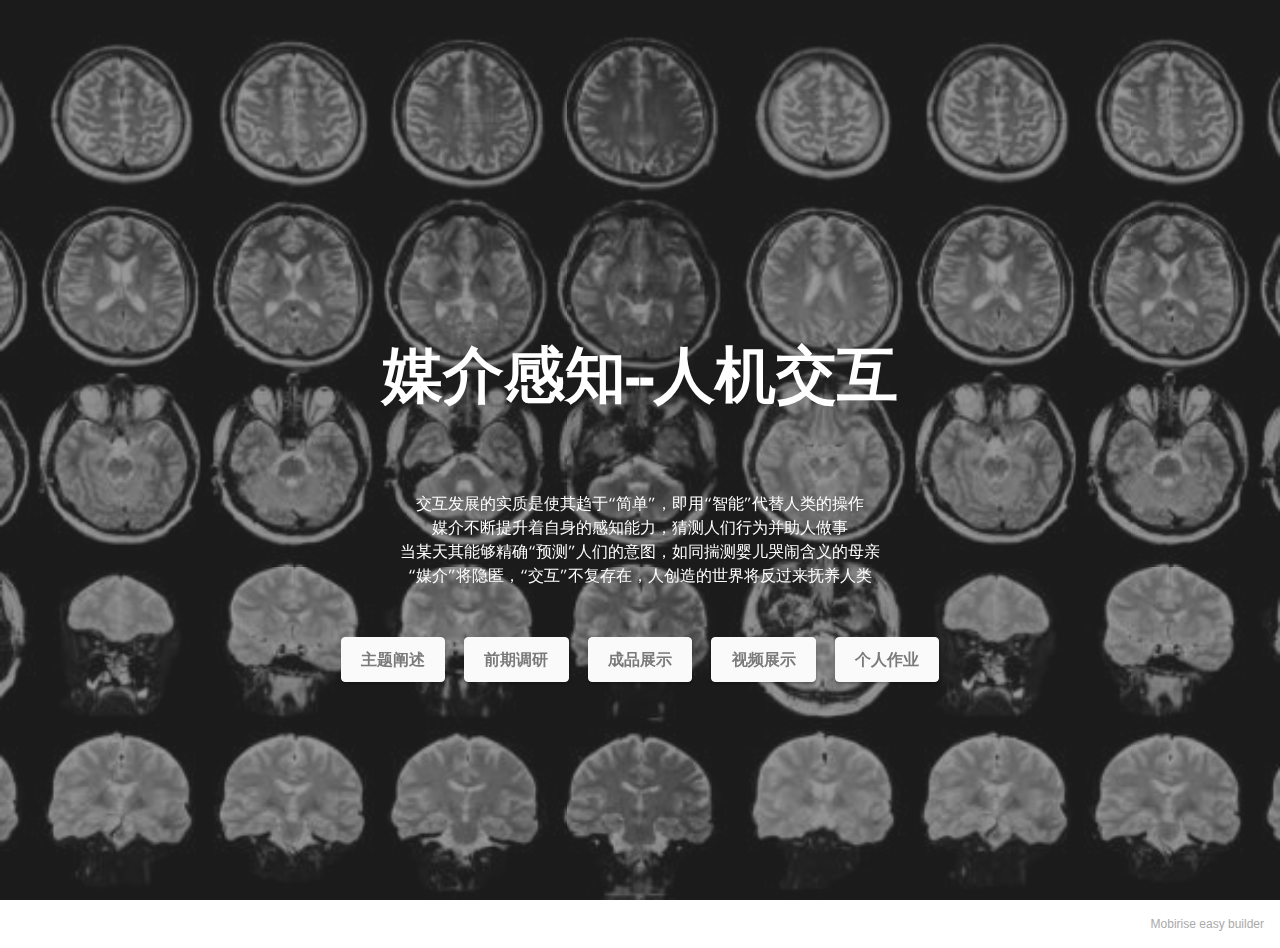
<file: index.html>
<!DOCTYPE html>
<html  >
<head>
  <!-- Site made with Mobirise Website Builder v5.2.0, https://mobirise.com -->
  <meta charset="UTF-8">
  <meta http-equiv="X-UA-Compatible" content="IE=edge">
  <meta name="generator" content="Mobirise v5.2.0, mobirise.com">
  <meta name="viewport" content="width=device-width, initial-scale=1, minimum-scale=1">
  <link rel="shortcut icon" href="assets/images/logo5.png" type="image/x-icon">
  <meta name="description" content="">
  
  
  <title>Home</title>
  <link rel="stylesheet" href="assets/tether/tether.min.css">
  <link rel="stylesheet" href="assets/bootstrap/css/bootstrap.min.css">
  <link rel="stylesheet" href="assets/bootstrap/css/bootstrap-grid.min.css">
  <link rel="stylesheet" href="assets/bootstrap/css/bootstrap-reboot.min.css">
  <link rel="stylesheet" href="assets/theme/css/style.css">
  <link rel="preload" as="style" href="assets/mobirise/css/mbr-additional.css"><link rel="stylesheet" href="assets/mobirise/css/mbr-additional.css" type="text/css">
  
  
  
  
</head>
<body>
  
  <section class="header6 cid-sk5xi3ERcw mbr-fullscreen mbr-parallax-background" id="header6-1j">

    

    <div class="mbr-overlay" style="opacity: 0.5; background-color: rgb(53, 53, 53);"></div>

    <div class="align-center container-fluid">
        <div class="row justify-content-center">
            <div class="col-12 col-lg-11">
                <h1 class="mbr-section-title mbr-fonts-style mbr-white mb-3 display-1"><strong><br></strong><br><strong>媒介感知--人机交互</strong><br><strong><br></strong></h1>
                
                <p class="mbr-text mbr-white mbr-fonts-style display-4">交互发展的实质是使其趋于“简单”，即用“智能”代替人类的操作 
<br>媒介不断提升着自身的感知能力，猜测人们行为并助人做事
<br>当某天其能够精确“预测”人们的意图，如同揣测婴儿哭闹含义的母亲
<br>“媒介”将隐匿，“交互”不复存在，人创造的世界将反过来抚养人类<br><br></p>
                <div class="mbr-section-btn mt-3"><a class="btn btn-white display-4" href="page1.html">主题阐述</a> <a class="btn btn-white display-4" href="page4.html">前期调研</a> <a class="btn btn-white display-4" href="page5.html">成品展示</a> <a class="btn btn-white display-4" href="page3.html">视频展示</a> <a class="btn btn-white display-4" href="page2.html">个人作业</a></div>
            </div>
        </div>
    </div>
</section><section style="background-color: #fff; font-family: -apple-system, BlinkMacSystemFont, 'Segoe UI', 'Roboto', 'Helvetica Neue', Arial, sans-serif; color:#aaa; font-size:12px; padding: 0; align-items: center; display: flex;"><a href="https://mobirise.site/v" style="flex: 1 1; height: 3rem; padding-left: 1rem;"></a><p style="flex: 0 0 auto; margin:0; padding-right:1rem;"><a href="https://mobirise.site" style="color:#aaa;">Mobirise</a> easy builder</p></section><script src="assets/web/assets/jquery/jquery.min.js"></script>  <script src="assets/popper/popper.min.js"></script>  <script src="assets/tether/tether.min.js"></script>  <script src="assets/bootstrap/js/bootstrap.min.js"></script>  <script src="assets/smoothscroll/smooth-scroll.js"></script>  <script src="assets/parallax/jarallax.min.js"></script>  <script src="assets/theme/js/script.js"></script>  
  
  
</body>
</html>
</file>
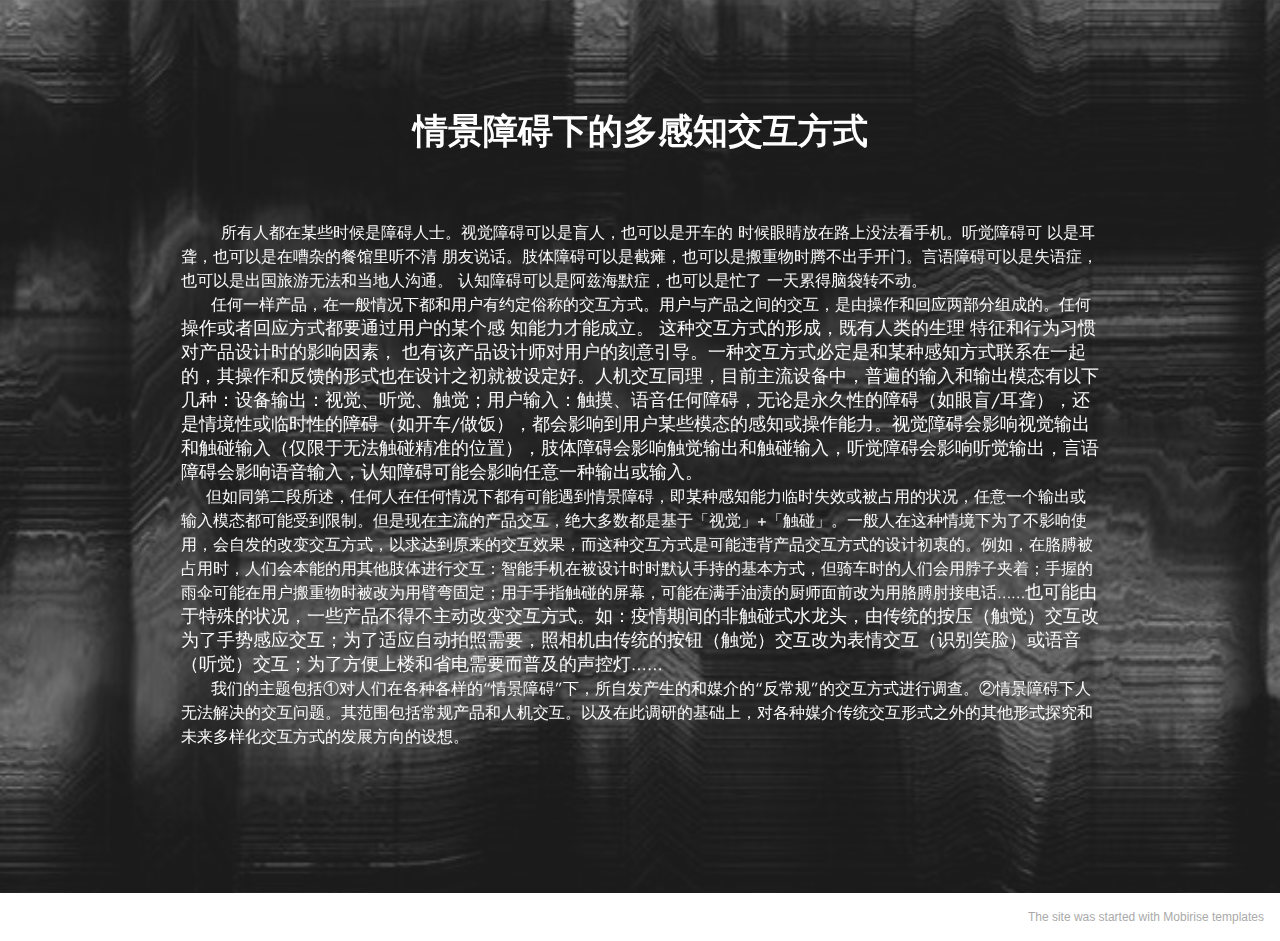
<file: page1.html>
<!DOCTYPE html>
<html  >
<head>
  <!-- Site made with Mobirise Website Builder v5.2.0, https://mobirise.com -->
  <meta charset="UTF-8">
  <meta http-equiv="X-UA-Compatible" content="IE=edge">
  <meta name="generator" content="Mobirise v5.2.0, mobirise.com">
  <meta name="viewport" content="width=device-width, initial-scale=1, minimum-scale=1">
  <link rel="shortcut icon" href="assets/images/logo5.png" type="image/x-icon">
  <meta name="description" content="">
  
  
  <title>主题阐述</title>
  <link rel="stylesheet" href="assets/tether/tether.min.css">
  <link rel="stylesheet" href="assets/bootstrap/css/bootstrap.min.css">
  <link rel="stylesheet" href="assets/bootstrap/css/bootstrap-grid.min.css">
  <link rel="stylesheet" href="assets/bootstrap/css/bootstrap-reboot.min.css">
  <link rel="stylesheet" href="assets/theme/css/style.css">
  <link rel="preload" as="style" href="assets/mobirise/css/mbr-additional.css"><link rel="stylesheet" href="assets/mobirise/css/mbr-additional.css" type="text/css">
  
  
  
  
</head>
<body>
  
  <section class="content4 cid-siG0oVY24r mbr-parallax-background" id="content4-y">
    
    <div class="mbr-overlay" style="opacity: 0.5; background-color: rgb(53, 53, 53);">
    </div>
    <div class="container">
        <div class="row justify-content-center">
            <div class="title col-md-12 col-lg-10">
                <h3 class="mbr-section-title mbr-fonts-style align-center mb-4 display-2">
                    <strong>情景障碍下的多感知交互方式</strong><br><strong><br></strong>
                </h3>
                <h4 class="mbr-section-subtitle align-center mbr-fonts-style mb-4 display-4">&nbsp; &nbsp; &nbsp; &nbsp; 所有人都在某些时候是障碍人士。视觉障碍可以是盲人，也可以是开车的 时候眼睛放在路上没法看手机。听觉障碍可 以是耳聋，也可以是在嘈杂的餐馆里听不清 朋友说话。肢体障碍可以是截瘫，也可以是搬重物时腾不出手开门。言语障碍可以是失语症，也可以是出国旅游无法和当地人沟通。 认知障碍可以是阿兹海默症，也可以是忙了 一天累得脑袋转不动。 
<div>&nbsp; &nbsp; &nbsp; 任何一样产品，在一般情况下都和用户有约定俗称的交互方式。用户与产品之间的交互，是由操作和回应两部分组成的。任何<span style="font-size: 1.1rem;">操作或者回应方式都要通过用户的某个感 知能力才能成立。 这种交互方式的形成，既有人类的生理 特征和行为习惯对产品设计时的影响因素， 也有该产品设计师对用户的刻意引导。一种交互方式必定是和某种感知方式联系在一起的，其操作和反馈的形式也在设计之初就被设定好。人机交互同理，目前主流设备中，普遍的输入和输出模态有以下几种：设备输出：视觉、听觉、触觉；用户输入：触摸、语音任何障碍，无论是永久性的障碍（如眼盲/耳聋），还是情境性或临时性的障碍（如开车/做饭），都会影响到用户某些模态的感知或操作能力。视觉障碍会影响视觉输出和触碰输入（仅限于无法触碰精准的位置），肢体障碍会影响触觉输出和触碰输入，听觉障碍会影响听觉输出，言语障碍会影响语音输入，认知障碍可能会影响任意一种输出或输入。&nbsp;</span></div><div>&nbsp; &nbsp; &nbsp;但如同第二段所述，任何人在任何情况下都有可能遇到情景障碍，即某种感知能力临时失效或被占用的状况，任意一个输出或输入模态都可能受到限制。但是现在主流的产品交互，绝大多数都是基于「视觉」+「触碰」。一般人在这种情境下为了不影响使用，会自发的改变交互方式，以求达到原来的交互效果，而这种交互方式是可能违背产品交互方式的设计初衷的。例如，在胳膊被占用时，人们会本能的用其他肢体进行交互：智能手机在被设计时时默认手持的基本方式，但骑车时的人们会用脖子夹着；手握的雨伞可能在用户搬重物时被改为用臂弯固定；用于手指触碰的屏幕，可能在满手油渍的厨师面前改为用胳膊肘接电话……<span style="font-size: 1.1rem;">也可能由于特殊的状况，一些产品不得不主动改变交互方式。如：疫情期间的非触碰式水龙头，由传统的按压（触觉）交互改</span><span style="font-size: 1.1rem;">为了手势感应交互；为了适应自动拍照需要，照相机由传统的按钮（触觉）交互改为表情交互（识别笑脸）或语音（听觉）交互；为了方便上楼和省电需要而普及的声控灯……</span></div><div>&nbsp; &nbsp; &nbsp; 我们的主题包括①对人们在各种各样的“情景障碍”下，所自发产生的和媒介的“反常规”的交互方式进行调查。②情景障碍下人无法解决的交互问题。其范围包括常规产品和人机交互。以及在此调研的基础上，对各种媒介传统交互形式之外的其他形式探究和未来多样化交互方式的发展方向的设想。</div></h4>
                
            </div>
        </div>
    </div>
</section><section style="background-color: #fff; font-family: -apple-system, BlinkMacSystemFont, 'Segoe UI', 'Roboto', 'Helvetica Neue', Arial, sans-serif; color:#aaa; font-size:12px; padding: 0; align-items: center; display: flex;"><a href="https://mobirise.site/g" style="flex: 1 1; height: 3rem; padding-left: 1rem;"></a><p style="flex: 0 0 auto; margin:0; padding-right:1rem;"><a href="https://mobirise.site/r" style="color:#aaa;">The site</a> was started with Mobirise templates</p></section><script src="assets/web/assets/jquery/jquery.min.js"></script>  <script src="assets/popper/popper.min.js"></script>  <script src="assets/tether/tether.min.js"></script>  <script src="assets/bootstrap/js/bootstrap.min.js"></script>  <script src="assets/smoothscroll/smooth-scroll.js"></script>  <script src="assets/parallax/jarallax.min.js"></script>  <script src="assets/theme/js/script.js"></script>  
  
  
</body>
</html>
</file>
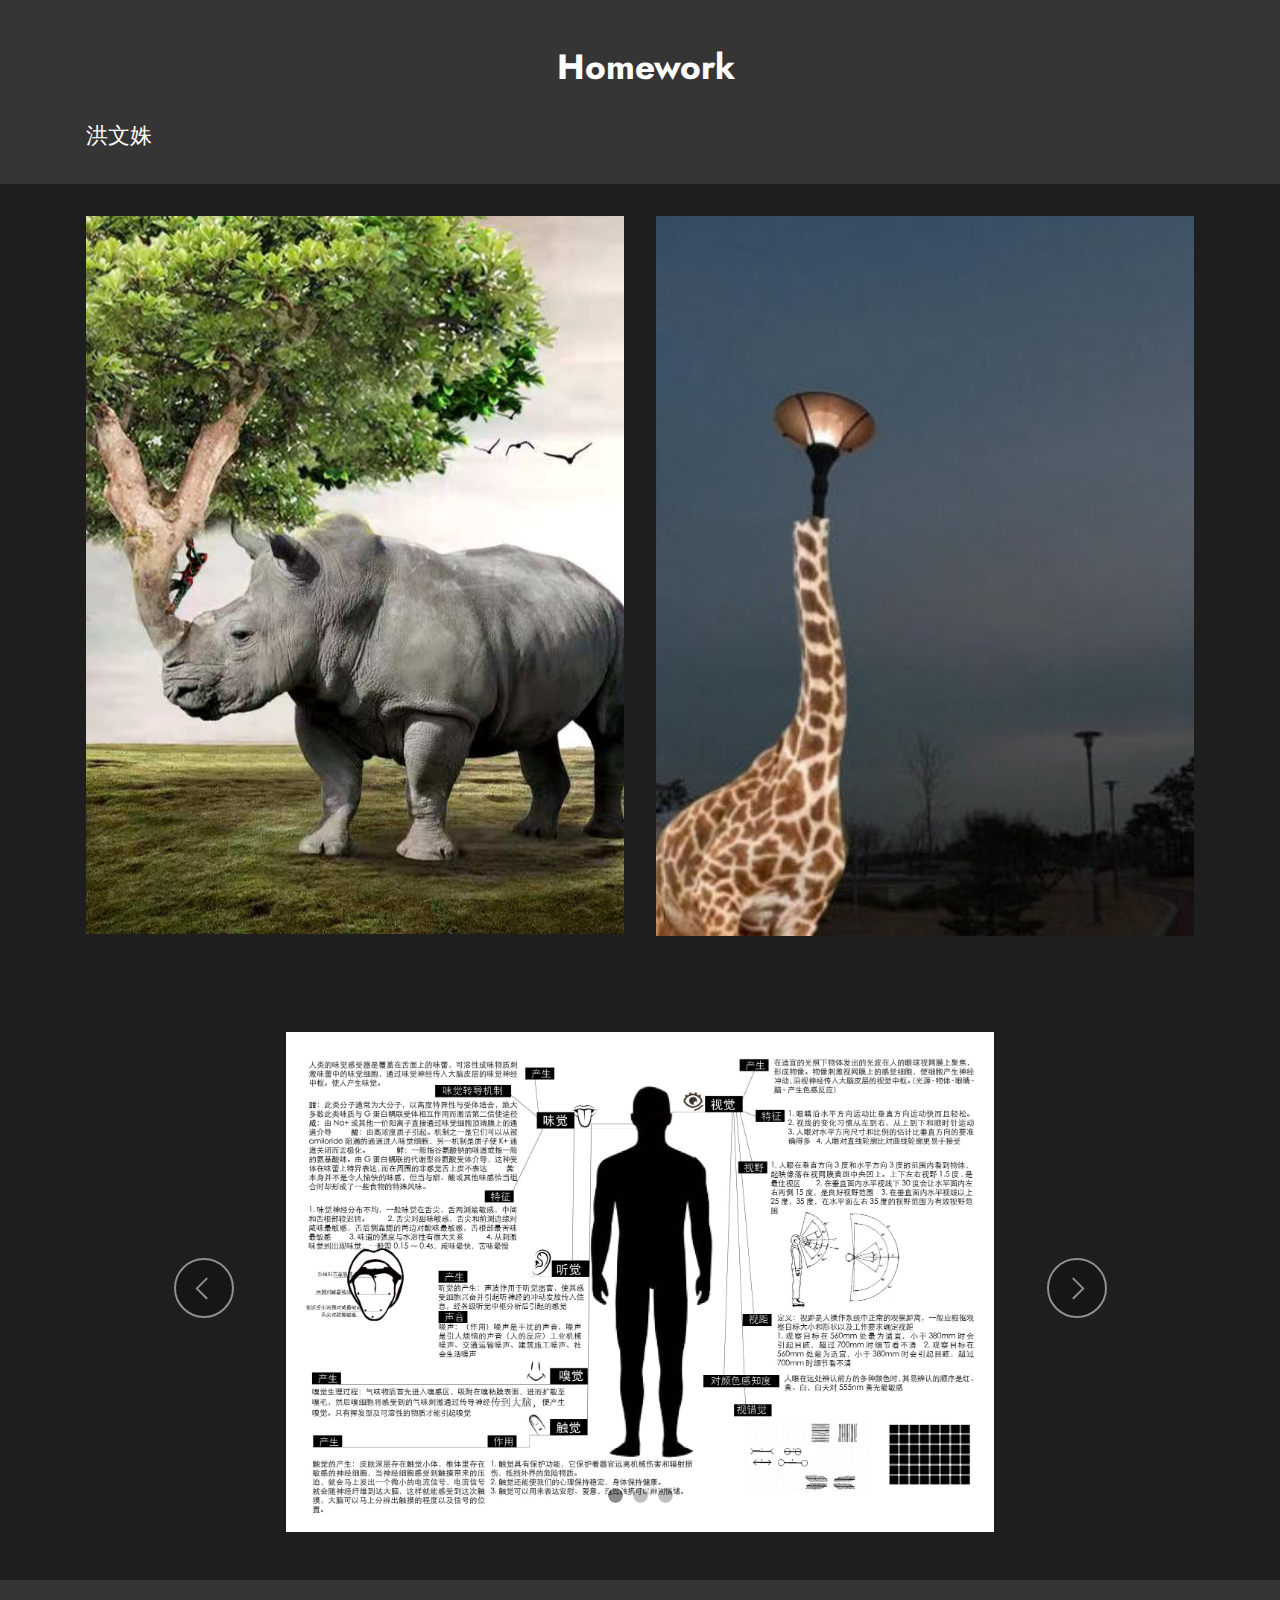
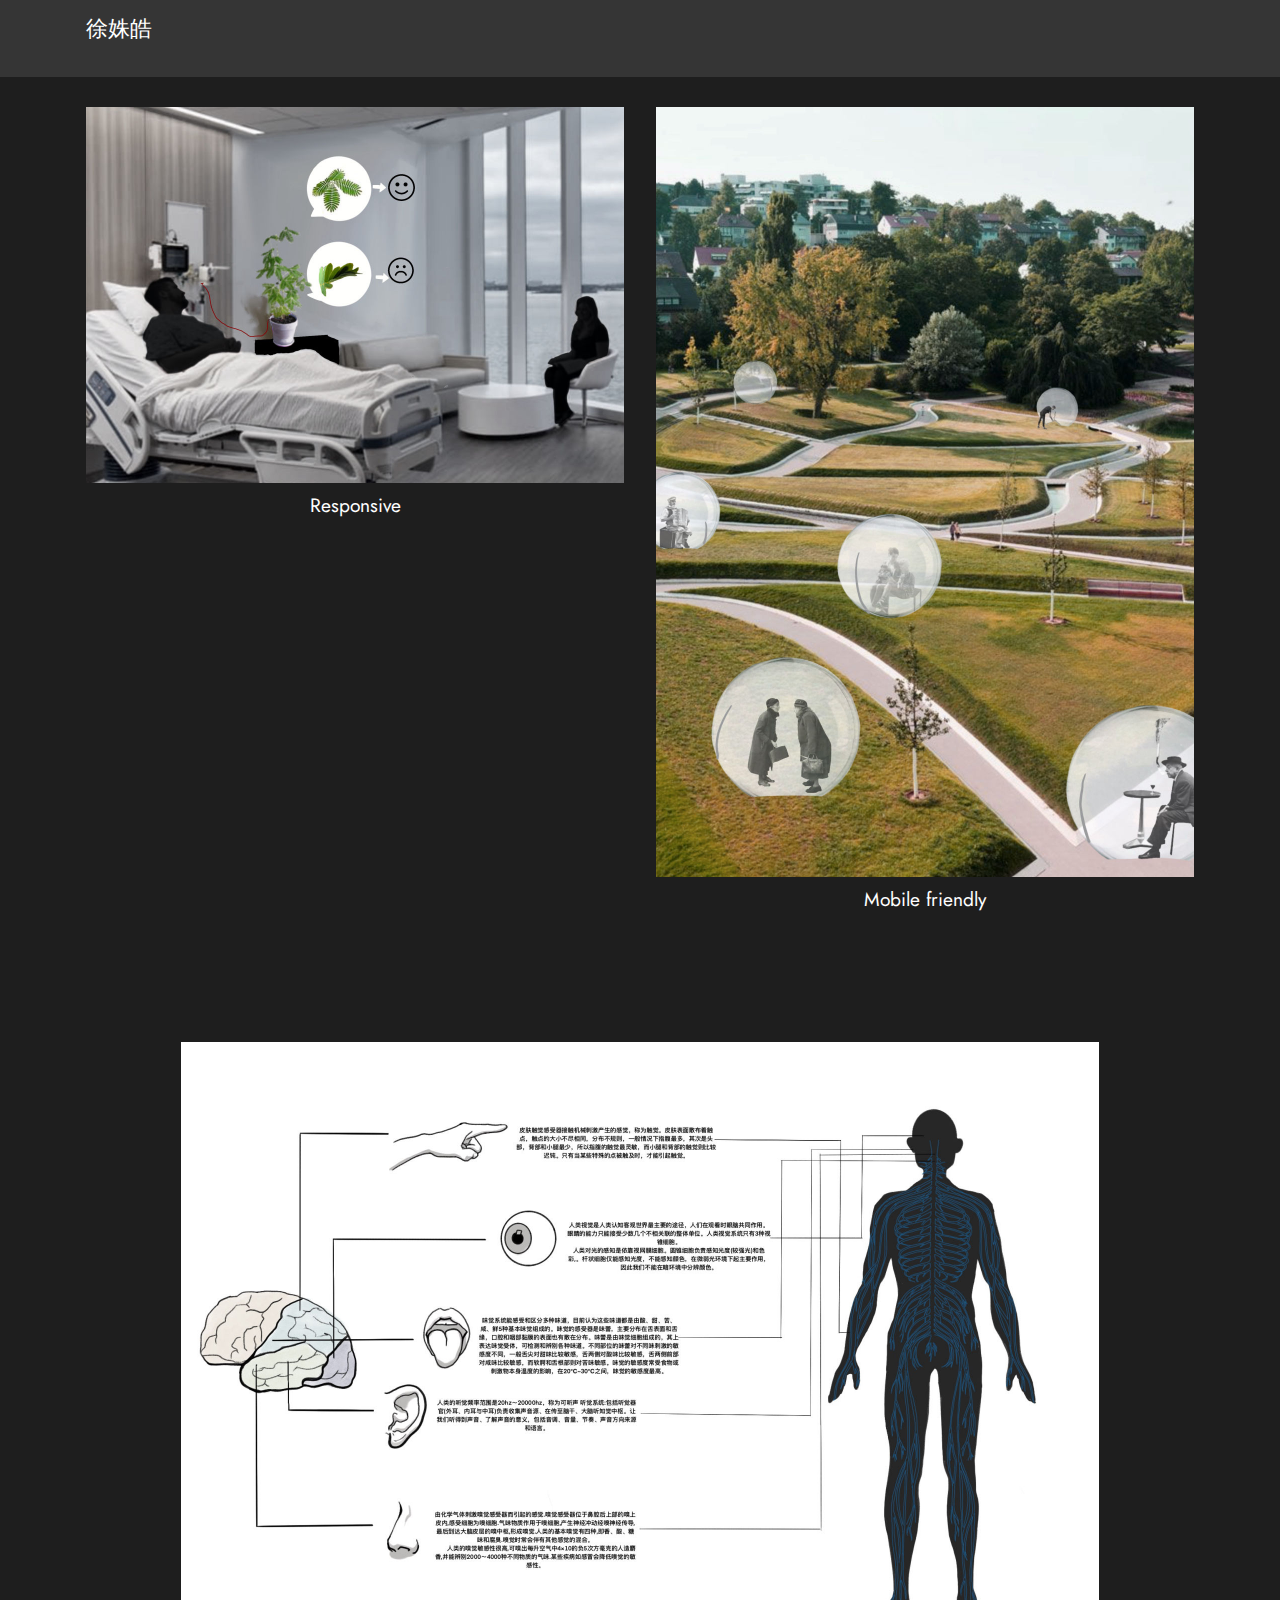
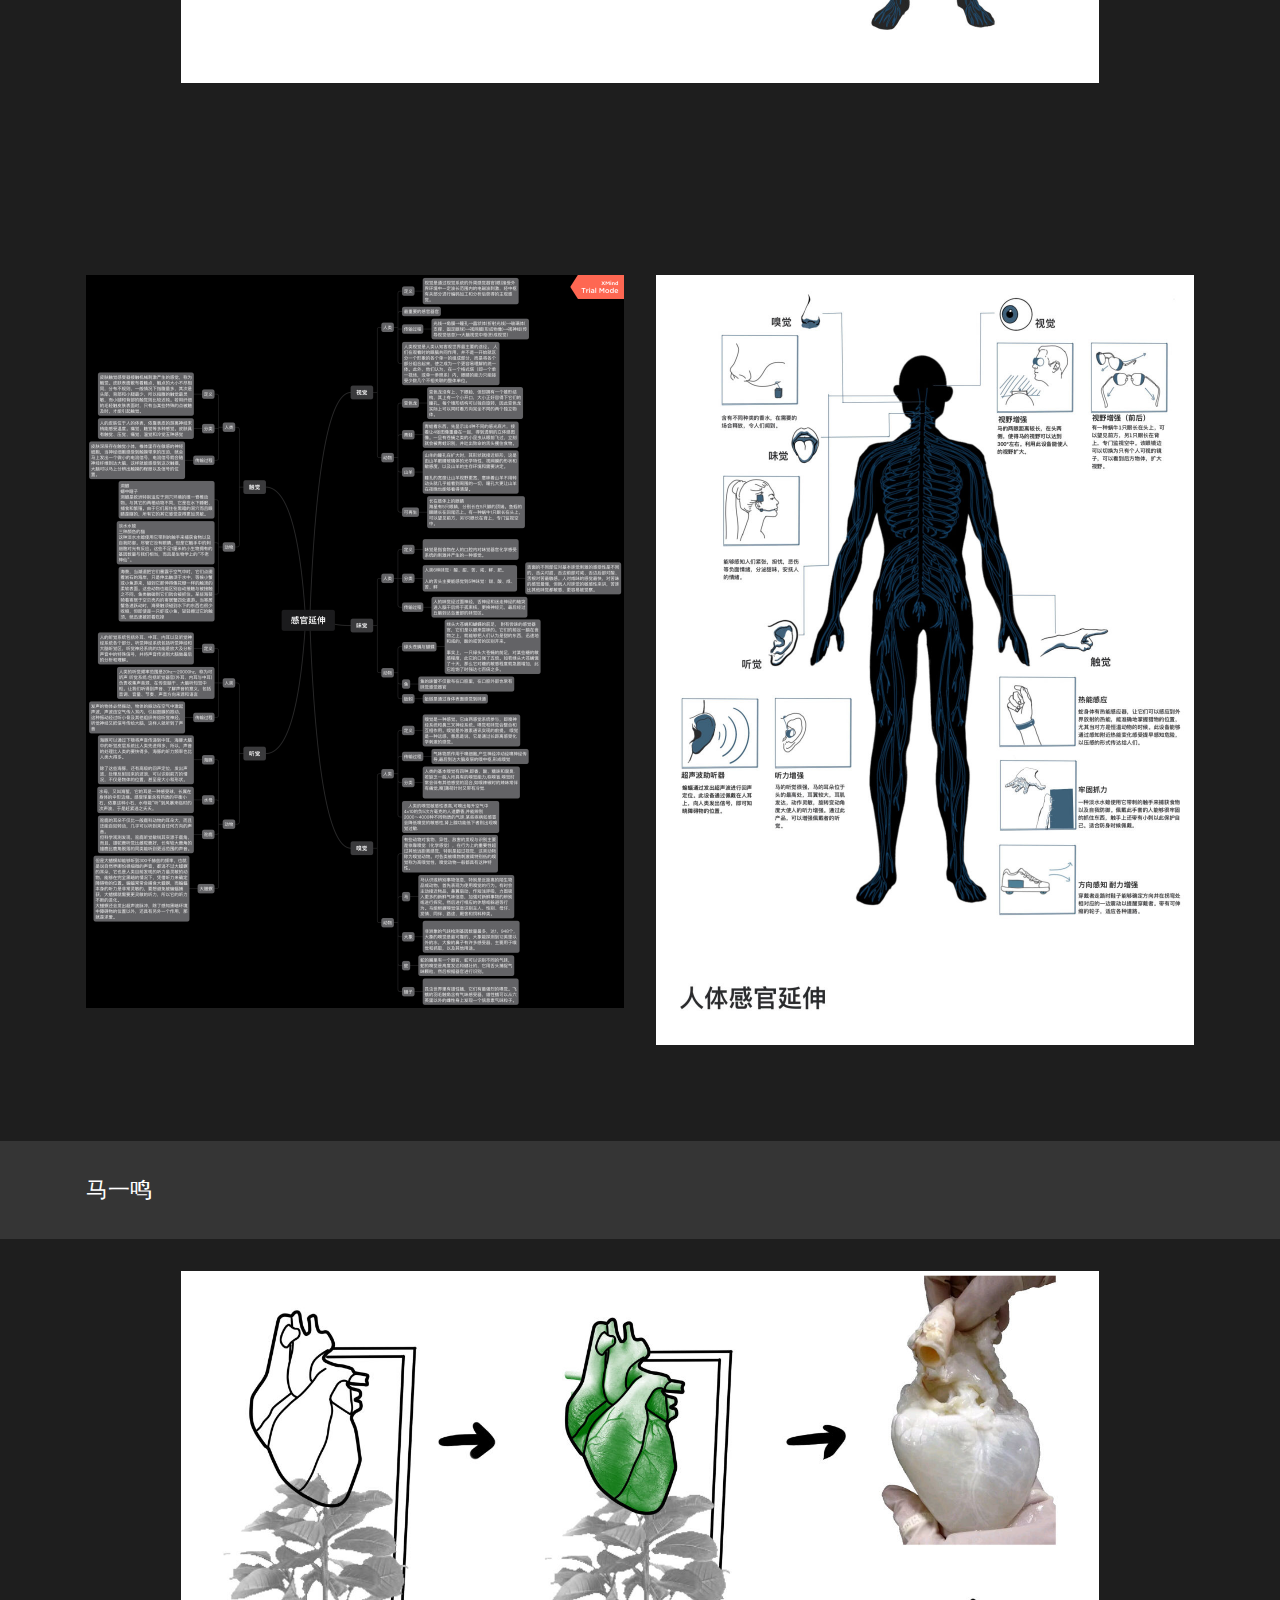
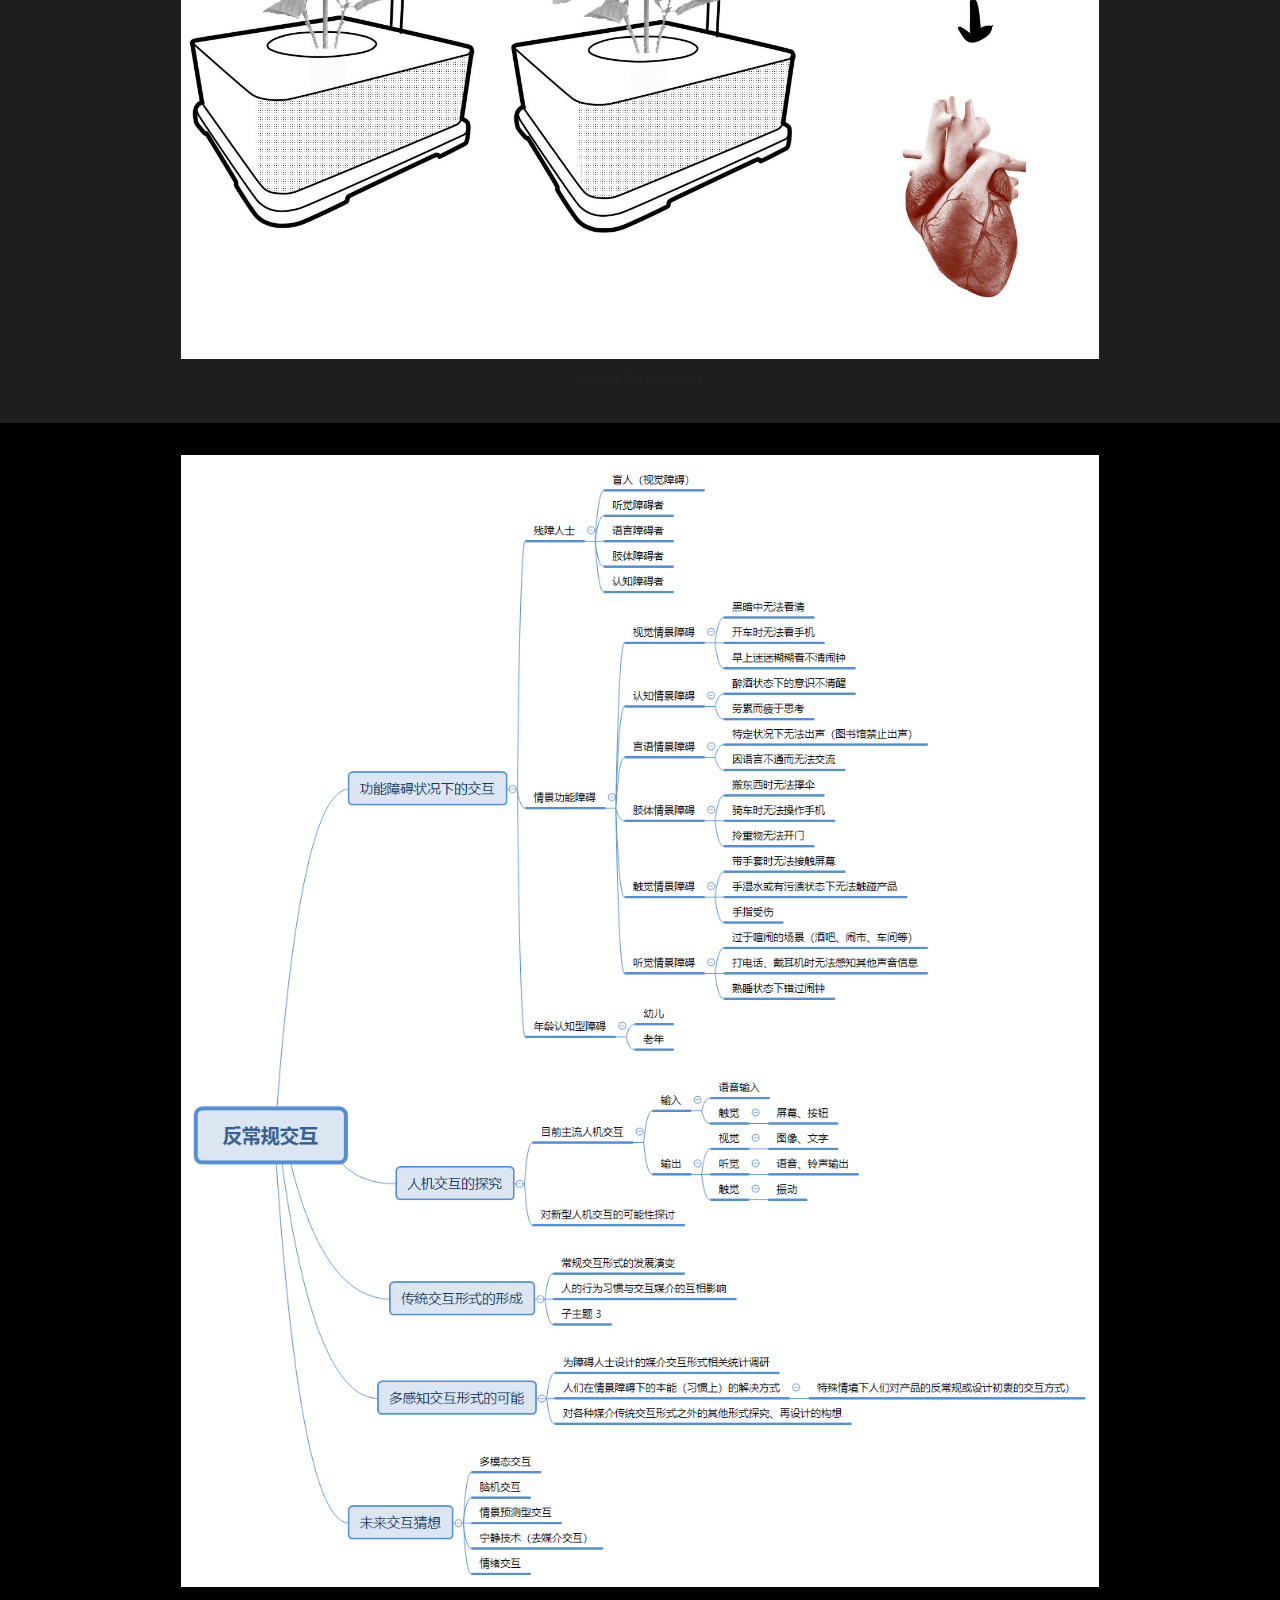
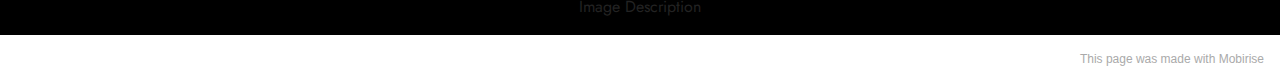
<file: page2.html>
<!DOCTYPE html>
<html  >
<head>
  <!-- Site made with Mobirise Website Builder v5.2.0, https://mobirise.com -->
  <meta charset="UTF-8">
  <meta http-equiv="X-UA-Compatible" content="IE=edge">
  <meta name="generator" content="Mobirise v5.2.0, mobirise.com">
  <meta name="viewport" content="width=device-width, initial-scale=1, minimum-scale=1">
  <link rel="shortcut icon" href="assets/images/logo5.png" type="image/x-icon">
  <meta name="description" content="">
  
  
  <title>小组作业</title>
  <link rel="stylesheet" href="assets/web/assets/mobirise-icons2/mobirise2.css">
  <link rel="stylesheet" href="assets/tether/tether.min.css">
  <link rel="stylesheet" href="assets/bootstrap/css/bootstrap.min.css">
  <link rel="stylesheet" href="assets/bootstrap/css/bootstrap-grid.min.css">
  <link rel="stylesheet" href="assets/bootstrap/css/bootstrap-reboot.min.css">
  <link rel="stylesheet" href="assets/theme/css/style.css">
  <link rel="preload" as="style" href="assets/mobirise/css/mbr-additional.css"><link rel="stylesheet" href="assets/mobirise/css/mbr-additional.css" type="text/css">
  
  
  
  
</head>
<body>
  
  <section class="content4 cid-siG68z8g58" id="content4-12">
    
    
    <div class="container">
        <div class="row justify-content-center">
            <div class="title col-md-12 col-lg-12">
                <h3 class="mbr-section-title mbr-fonts-style align-center mb-4 display-2"><strong>&nbsp;Homework</strong><strong><br></strong></h3>
                <h4 class="mbr-section-subtitle align-center mbr-fonts-style mb-4 display-5">洪文姝</h4>
                
            </div>
        </div>
    </div>
</section>

<section class="image4 cid-siG5PYZfFp" id="image4-11">
    

    

    <div class="container">
        <div class="row">
            <div class="col-12 col-lg-6">
                <div class="image-wrapper">
                    <img src="assets/images/ladpdh0cnpyngg-nax3nar0-285-381-285x381.jpg" alt="Mobirise">
                    
                </div>
            </div>
            <div class="col-12 col-lg-6">
                <div class="image-wrapper">
                    <img src="assets/images/ladpdhjzuqe6ahxnax-nalc-599-799-599x799.jpg" alt="Mobirise">
                    
                </div>
            </div>
        </div>
    </div>
</section>

<section class="slider2 cid-siGapwwixg" id="slider2-1a">
    

    
    <div class="container">
        <div class="row justify-content-center">
            <div class="col-12 col-md-11">
                <div class="carousel slide carousel-fade" id="skCtY8fpuB" data-ride="carousel" data-interval="7000">
                    
                    <ol class="carousel-indicators">
                        <li data-slide-to="0" class="active" data-target="#skCtY8fpuB"></li>
                        <li data-slide-to="1" data-target="#skCtY8fpuB"></li>
                        <li data-slide-to="2" data-target="#skCtY8fpuB"></li>
                    </ol>
                    <div class="carousel-inner">
                        <div class="carousel-item slider-image item active">
                            <div class="item-wrapper">
                                <img class="d-block w-100" src="assets/images/-1900x1343.jpg">
                                
                            </div>
                        </div>
                        <div class="carousel-item slider-image item">
                            <div class="item-wrapper">
                                <img class="d-block w-100" src="assets/images/-1900x977.jpg">
                                
                            </div>
                        </div>
                        <div class="carousel-item slider-image item">
                            <div class="item-wrapper">
                                <img class="d-block w-100" src="assets/images/-1802x844.jpg">
                                
                            </div>
                        </div>
                    </div>
                    <a class="carousel-control carousel-control-prev" role="button" data-slide="prev" href="#skCtY8fpuB">
                        <span class="mobi-mbri mobi-mbri-arrow-prev" aria-hidden="true"></span>
                        <span class="sr-only">Previous</span>
                    </a>
                    <a class="carousel-control carousel-control-next" role="button" data-slide="next" href="#skCtY8fpuB">
                        <span class="mobi-mbri mobi-mbri-arrow-next" aria-hidden="true"></span>
                        <span class="sr-only">Next</span>
                    </a>
                </div>
            </div>
        </div>
    </div>
</section>

<section class="content4 cid-siG73MbgZA" id="content4-15">
    
    
    <div class="container">
        <div class="row justify-content-center">
            <div class="title col-md-12 col-lg-12">
                
                <h4 class="mbr-section-subtitle align-center mbr-fonts-style mb-4 display-5">
                    徐姝皓</h4>
                
            </div>
        </div>
    </div>
</section>

<section class="image5 cid-siG7pnVS01" id="image5-17">
    
    
    <div class="container">
        <div class="row">
            <div class="col-12 col-md-12">
                <div class="row">
                    <div class="col-12 col-lg-6">
                        <div class="img-item mb-3">
                            <img src="assets/images/img-1811-1076x752.jpg" alt="">
                            <p class="mbr-fonts-style align-center mt-2 display-7">Responsive</p>
                        </div>
                    </div>
                    <div class="col-12 col-lg">
                        <div class="img-item mb-3">
                            <img src="assets/images/img-1799-1076x1540.jpg" alt="">
                            <p class="mbr-fonts-style align-center mt-2 display-7">Mobile friendly</p>
                        </div>
                    </div>
                </div>
            </div>
        </div>
    </div>
</section>

<section class="image3 cid-siGddOKl9m" id="image3-1f">
    

    

    <div class="container">
        <div class="row justify-content-center">
            <div class="col-12 col-lg-10">
                <div class="image-wrapper">
                    <img src="assets/images/img-1843-1836x1282.jpg" alt="Mobirise">
                    
                </div>
            </div>
        </div>
    </div>
</section>

<section class="image4 cid-siGcYgwZWZ" id="image4-1e">
    

    

    <div class="container">
        <div class="row">
            <div class="col-12 col-lg-6">
                <div class="image-wrapper">
                    <img src="assets/images/img-1844-1076x1540.jpg" alt="Mobirise">
                    
                </div>
            </div>
            <div class="col-12 col-lg-6">
                <div class="image-wrapper">
                    <img src="assets/images/img-1886-1076x1466.png" alt="Mobirise">
                    
                </div>
            </div>
        </div>
    </div>
</section>

<section class="content4 cid-siGefNT9vq" id="content4-1h">
    
    
    <div class="container">
        <div class="row justify-content-center">
            <div class="title col-md-12 col-lg-12">
                
                <h4 class="mbr-section-subtitle align-center mbr-fonts-style mb-4 display-5">马一鸣</h4>
                
            </div>
        </div>
    </div>
</section>

<section class="image3 cid-siGdzZoXQE" id="image3-1g">
    

    

    <div class="container">
        <div class="row justify-content-center">
            <div class="col-12 col-lg-10">
                <div class="image-wrapper">
                    <img src="assets/images/-20201209213320-1600x1200.jpg" alt="Mobirise">
                    <p class="mbr-description mbr-fonts-style mt-2 align-center display-4">
                        Image Description</p>
                </div>
            </div>
        </div>
    </div>
</section>

<section class="image3 cid-skCrKjo8Y3" id="image3-2r">
    

    

    <div class="container">
        <div class="row justify-content-center">
            <div class="col-12 col-lg-10">
                <div class="image-wrapper">
                    <img src="assets/images/mmexport1609297285815-1156x1425.png" alt="Mobirise">
                    <p class="mbr-description mbr-fonts-style mt-2 align-center display-4">
                        Image Description</p>
                </div>
            </div>
        </div>
    </div>
</section><section style="background-color: #fff; font-family: -apple-system, BlinkMacSystemFont, 'Segoe UI', 'Roboto', 'Helvetica Neue', Arial, sans-serif; color:#aaa; font-size:12px; padding: 0; align-items: center; display: flex;"><a href="https://mobirise.site/l" style="flex: 1 1; height: 3rem; padding-left: 1rem;"></a><p style="flex: 0 0 auto; margin:0; padding-right:1rem;"><a href="https://mobirise.site/c" style="color:#aaa;">This</a> page was made with Mobirise</p></section><script src="assets/web/assets/jquery/jquery.min.js"></script>  <script src="assets/popper/popper.min.js"></script>  <script src="assets/tether/tether.min.js"></script>  <script src="assets/bootstrap/js/bootstrap.min.js"></script>  <script src="assets/smoothscroll/smooth-scroll.js"></script>  <script src="assets/theme/js/script.js"></script>  
  
  
</body>
</html>
</file>
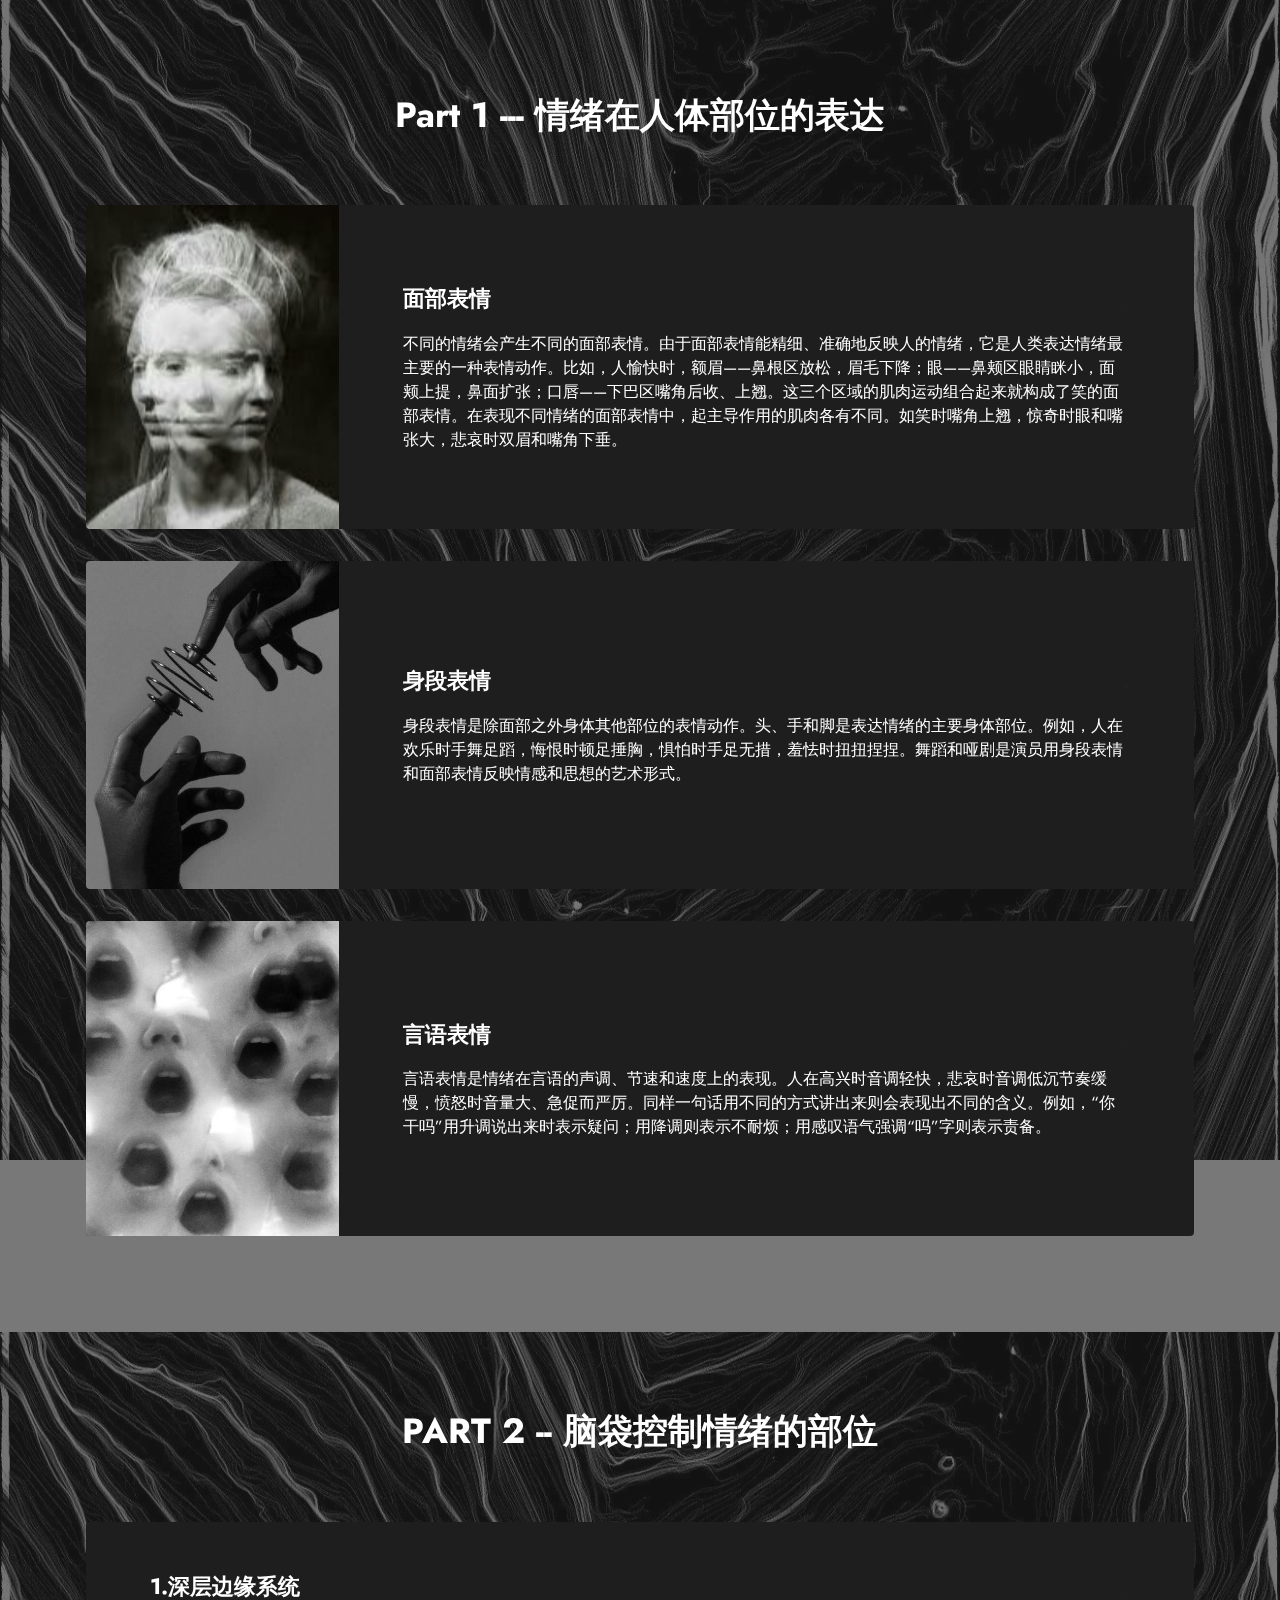
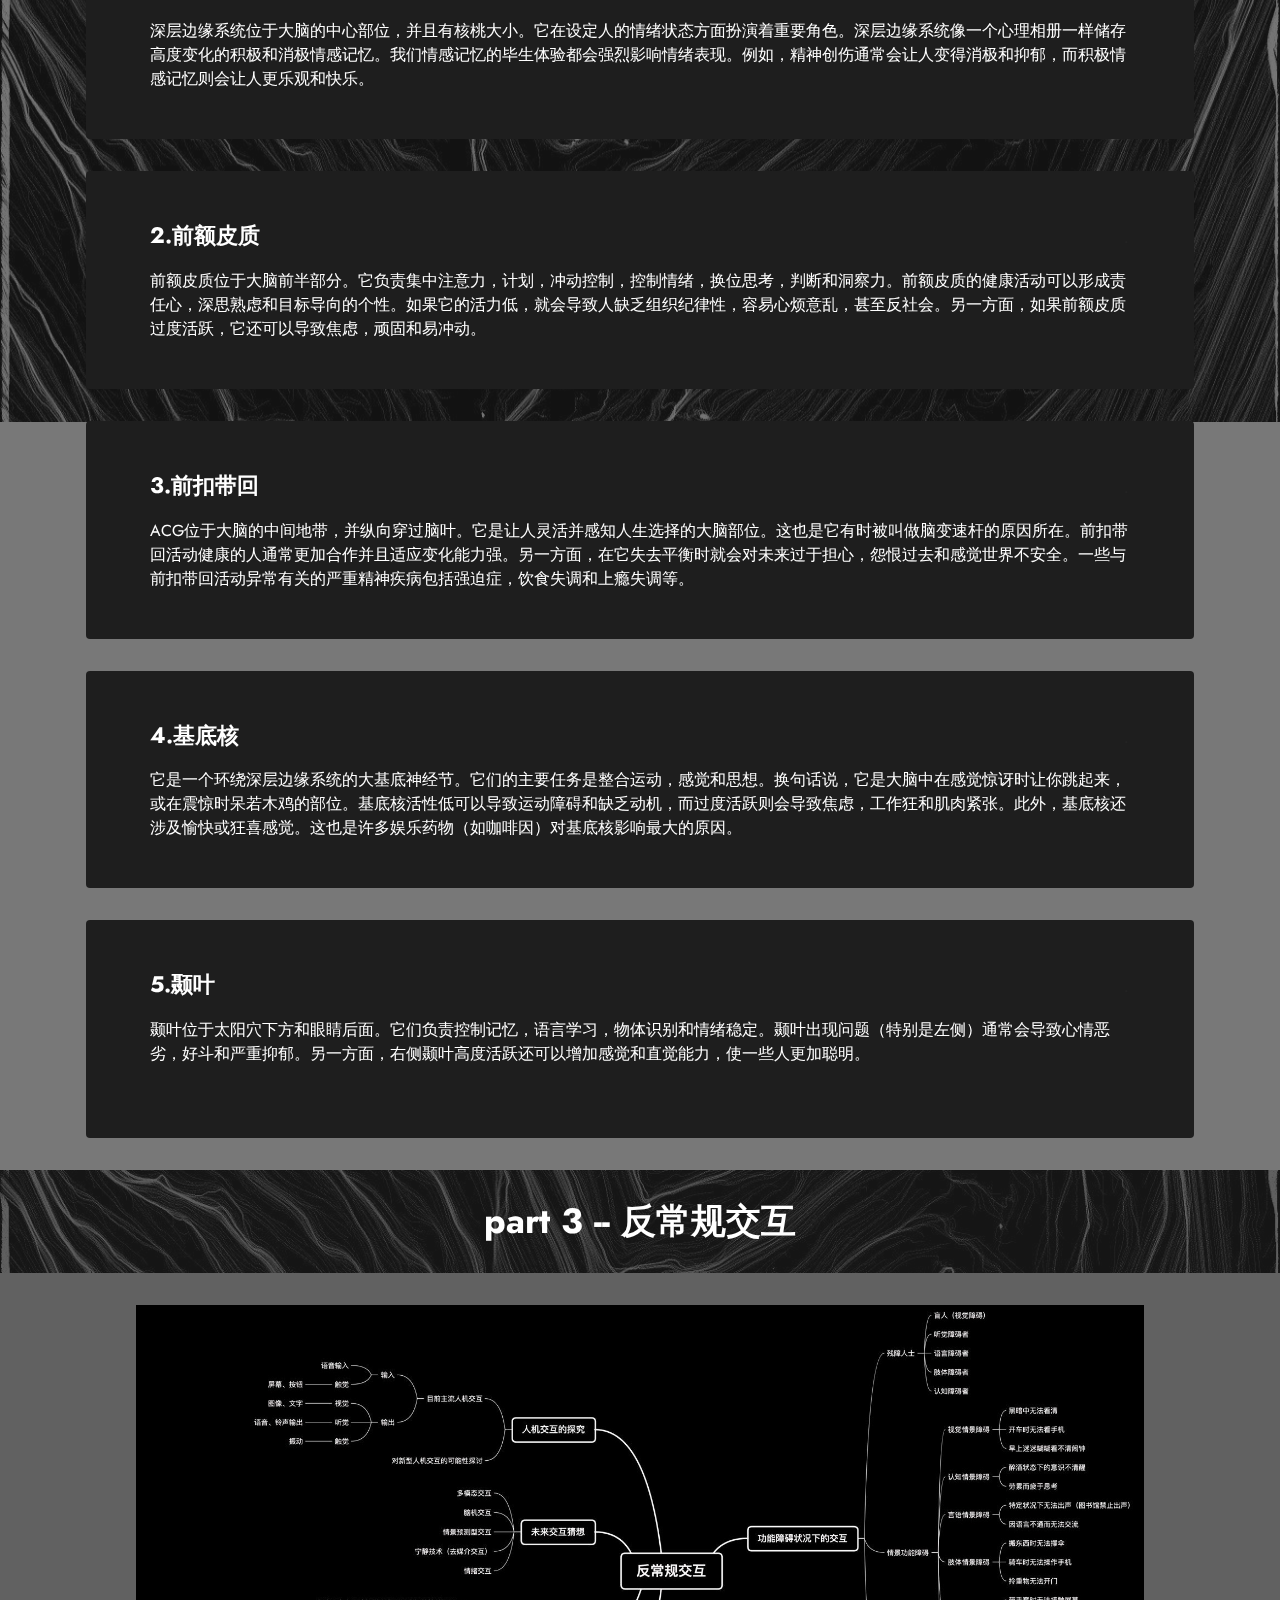
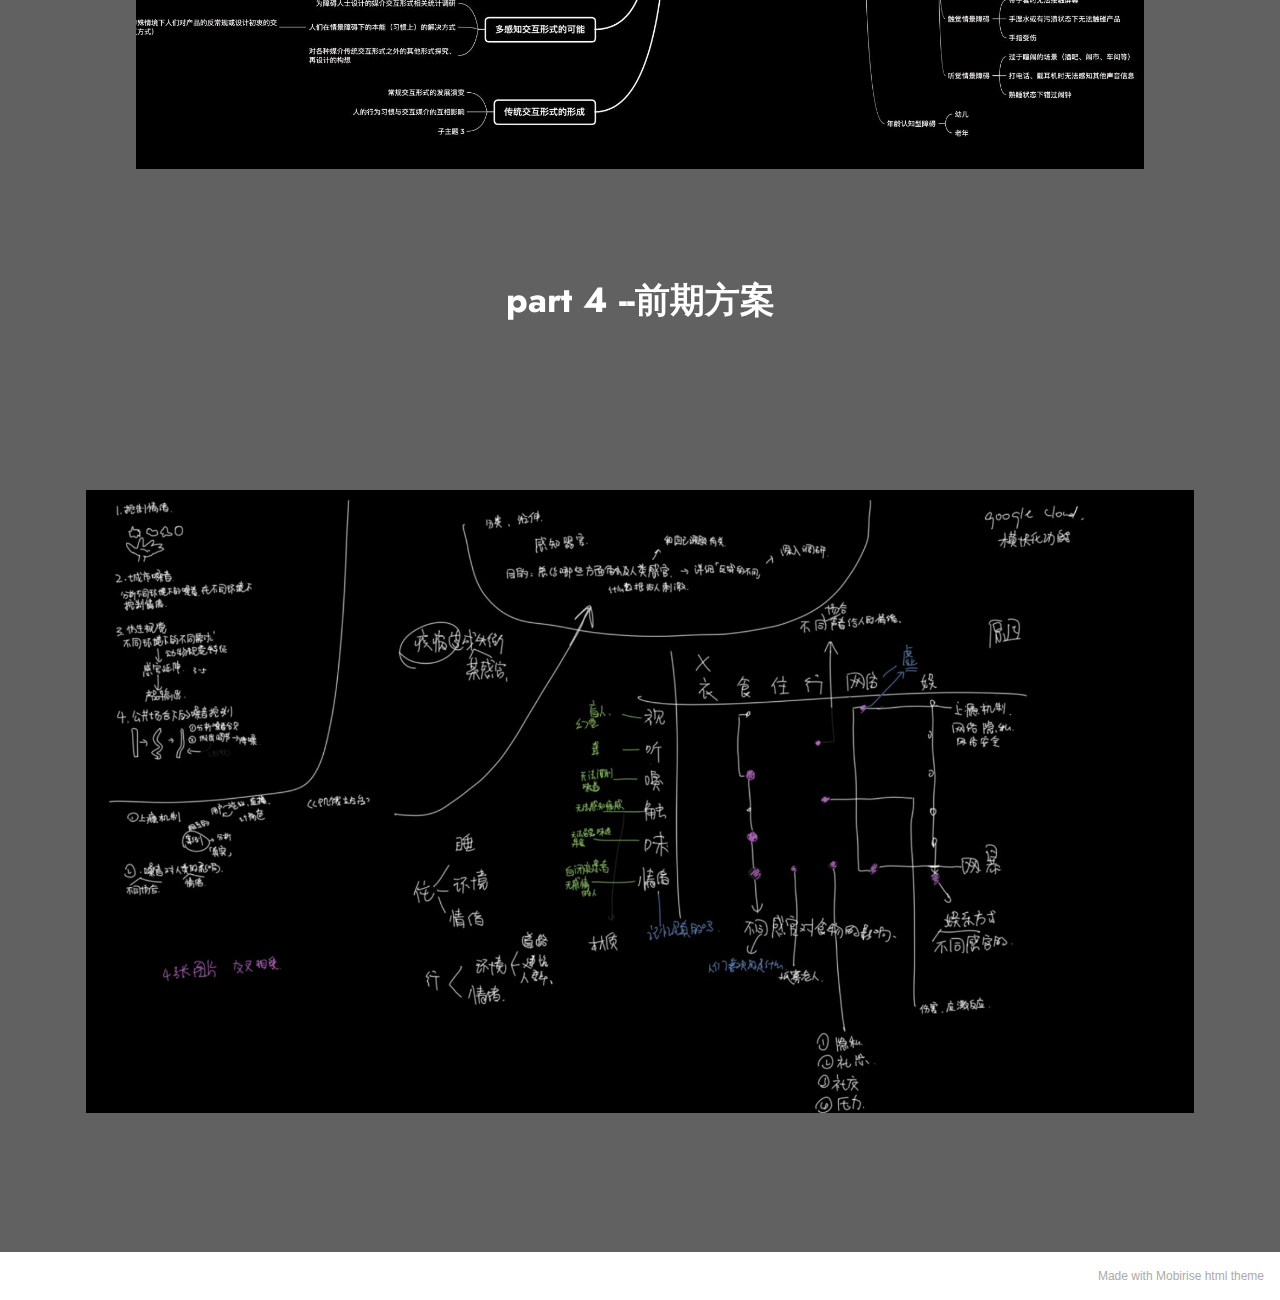
<file: page4.html>
<!DOCTYPE html>
<html  >
<head>
  <!-- Site made with Mobirise Website Builder v5.2.0, https://mobirise.com -->
  <meta charset="UTF-8">
  <meta http-equiv="X-UA-Compatible" content="IE=edge">
  <meta name="generator" content="Mobirise v5.2.0, mobirise.com">
  <meta name="viewport" content="width=device-width, initial-scale=1, minimum-scale=1">
  <link rel="shortcut icon" href="assets/images/logo5.png" type="image/x-icon">
  <meta name="description" content="">
  
  
  <title>前期调研</title>
  <link rel="stylesheet" href="assets/tether/tether.min.css">
  <link rel="stylesheet" href="assets/bootstrap/css/bootstrap.min.css">
  <link rel="stylesheet" href="assets/bootstrap/css/bootstrap-grid.min.css">
  <link rel="stylesheet" href="assets/bootstrap/css/bootstrap-reboot.min.css">
  <link rel="stylesheet" href="assets/theme/css/style.css">
  <link rel="preload" as="style" href="assets/mobirise/css/mbr-additional.css"><link rel="stylesheet" href="assets/mobirise/css/mbr-additional.css" type="text/css">
  
  
  
  
</head>
<body>
  
  <section class="features10 cid-sk62AHpk34 mbr-parallax-background" id="features11-1v">
    <!---->
    
    <div class="mbr-overlay" style="opacity: 0.6; background-color: rgb(30, 30, 30);">
    </div>
    <div class="container">
        <div class="title">
            <h3 class="mbr-section-title mbr-fonts-style mb-4 display-2"><strong>Part 1 --- 情绪在人体部位的表达</strong><br><strong><br></strong></h3>
            
        </div>
        <div class="card">
            <div class="card-wrapper">
                <div class="row align-items-center">
                    <div class="col-12 col-md-3">
                        <div class="image-wrapper">
                            <img src="assets/images/ladpde7syl-cewrm98zm-204-247.jpg-720x720q90g-2-204x247.jpeg" alt="Mobirise" title="">
                        </div>
                    </div>
                    <div class="col-12 col-md">
                        <div class="card-box">
                            <div class="row">
                                <div class="col-12">
                                    <div class="top-line">
                                        <h4 class="card-title mbr-fonts-style display-5"><strong>面部表情</strong></h4>
                                        <p class="cost mbr-fonts-style display-5">.</p>
                                    </div>
                                </div>
                                <div class="col-12">
                                    <div class="bottom-line">
                                        <p class="mbr-text mbr-fonts-style m-0 display-4">不同的情绪会产生不同的面部表情。由于面部表情能精细、准确地反映人的情绪，它是人类表达情绪最主要的一种表情动作。比如，人愉快时，额眉——鼻根区放松，眉毛下降；眼——鼻颊区眼睛眯小，面颊上提，鼻面扩张；口唇——下巴区嘴角后收、上翘。这三个区域的肌肉运动组合起来就构成了笑的面部表情。在表现不同情绪的面部表情中，起主导作用的肌肉各有不同。如笑时嘴角上翘，惊奇时眼和嘴张大，悲哀时双眉和嘴角下垂。</p>
                                    </div>
                                </div>
                            </div>
                        </div>
                    </div>
                </div>
            </div>
        </div>
        <div class="card">
            <div class="card-wrapper">
                <div class="row align-items-center">
                    <div class="col-12 col-md-3">
                        <div class="image-wrapper">
                            <img src="assets/images/ladpde7syl-udednb4dnbqa-1280-1920.jpg-720x720q90g-480x720.jpeg" alt="Mobirise" title="">
                        </div>
                    </div>
                    <div class="col-12 col-md">
                        <div class="card-box">
                            <div class="row">
                                <div class="col-12">
                                    <div class="top-line">
                                        <h4 class="card-title mbr-fonts-style display-5"><strong>身段表情</strong></h4>
                                        <p class="cost mbr-fonts-style display-5">.</p>
                                    </div>
                                </div>
                                <div class="col-12">
                                    <div class="bottom-line">
                                        <p class="mbr-text mbr-fonts-style m-0 display-4">身段表情是除面部之外身体其他部位的表情动作。头、手和脚是表达情绪的主要身体部位。例如，人在欢乐时手舞足蹈，悔恨时顿足捶胸，惧怕时手足无措，羞怯时扭扭捏捏。舞蹈和哑剧是演员用身段表情和面部表情反映情感和思想的艺术形式。</p>
                                    </div>
                                </div>
                            </div>
                        </div>
                    </div>
                </div>
            </div>
        </div>
        <div class="card">
            <div class="card-wrapper">
                <div class="row align-items-center">
                    <div class="col-12 col-md-3">
                        <div class="image-wrapper">
                            <img src="assets/images/ladpdf0iw1lyjkpnannnans-635-633.jpg-720x720q90g-506x504.jpeg" alt="Mobirise" title="">
                        </div>
                    </div>
                    <div class="col-12 col-md">
                        <div class="card-box">
                            <div class="row">
                                <div class="col-12">
                                    <div class="top-line">
                                        <h4 class="card-title mbr-fonts-style display-5"><strong>言语表情</strong></h4>
                                        <p class="cost mbr-fonts-style display-5">
                                            .</p>
                                    </div>
                                </div>
                                <div class="col-12">
                                    <div class="bottom-line">
                                        <p class="mbr-text mbr-fonts-style m-0 display-4">
                                            言语表情是情绪在言语的声调、节速和速度上的表现。人在高兴时音调轻快，悲哀时音调低沉节奏缓慢，愤怒时音量大、急促而严厉。同样一句话用不同的方式讲出来则会表现出不同的含义。例如，“你干吗”用升调说出来时表示疑问；用降调则表示不耐烦；用感叹语气强调“吗”字则表示责备。
                                        </p>
                                    </div>
                                </div>
                            </div>
                        </div>
                    </div>
                </div>
            </div>
        </div>
        
        
        
    </div>
</section>

<section class="features9 cid-sk66HcJjx7 mbr-parallax-background" id="features10-1x">
    <!---->
    
    <div class="mbr-overlay" style="opacity: 0.6; background-color: rgb(30, 30, 30);">
    </div>
    <div class="container">
        <div class="mbr-section-head">
            <h3 class="mbr-section-title mbr-fonts-style mb-0 display-2">
                <strong>PART 2 -- 脑袋控制情绪的部位</strong><br><strong><br></strong></h3>
            
        </div>
        <div class="row mt-4">
            <div class="card col-12">
                <div class="card-wrapper">
                    <div class="top-line row">
                        <div class="col">
                            <h4 class="card-title mbr-fonts-style display-5"><strong>1.深层边缘系统</strong></h4>
                        </div>
                        <div class="col-auto">
                            <p class="price mbr-fonts-style display-5">.</p>
                        </div>
                    </div>
                    <div class="bottom-line">
                        <p class="mbr-text mbr-fonts-style display-4">深层边缘系统位于大脑的中心部位，并且有核桃大小。它在设定人的情绪状态方面扮演着重要角色。深层边缘系统像一个心理相册一样储存高度变化的积极和消极情感记忆。我们情感记忆的毕生体验都会强烈影响情绪表现。例如，精神创伤通常会让人变得消极和抑郁，而积极情感记忆则会让人更乐观和快乐。</p>
                    </div>
                </div>
            </div>
            <div class="card col-12">
                <div class="card-wrapper">
                    <div class="top-line row">
                        <div class="col">
                            <h4 class="card-title mbr-fonts-style display-5"><strong>2.前额皮质</strong></h4>
                        </div>
                        <div class="col-auto">
                            <p class="price mbr-fonts-style display-5">
                                .</p>
                        </div>
                    </div>
                    <div class="bottom-line">
                        <p class="mbr-text mbr-fonts-style display-4">前额皮质位于大脑前半部分。它负责集中注意力，计划，冲动控制，控制情绪，换位思考，判断和洞察力。前额皮质的健康活动可以形成责任心，深思熟虑和目标导向的个性。如果它的活力低，就会导致人缺乏组织纪律性，容易心烦意乱，甚至反社会。另一方面，如果前额皮质过度活跃，它还可以导致焦虑，顽固和易冲动。</p>
                    </div>
                </div>
            </div>
            <div class="card col-12">
                <div class="card-wrapper">
                    <div class="top-line row">
                        <div class="col">
                            <h4 class="card-title mbr-fonts-style display-5"><strong>3.前扣带回</strong></h4>
                        </div>
                        <div class="col-auto">
                            <p class="price mbr-fonts-style display-5">
                                .</p>
                        </div>
                    </div>
                    <div class="bottom-line">
                        <p class="mbr-text mbr-fonts-style display-4">ACG位于大脑的中间地带，并纵向穿过脑叶。它是让人灵活并感知人生选择的大脑部位。这也是它有时被叫做脑变速杆的原因所在。前扣带回活动健康的人通常更加合作并且适应变化能力强。另一方面，在它失去平衡时就会对未来过于担心，怨恨过去和感觉世界不安全。一些与前扣带回活动异常有关的严重精神疾病包括强迫症，饮食失调和上瘾失调等。</p>
                    </div>
                </div>
            </div>
            <div class="card col-12">
                <div class="card-wrapper">
                    <div class="top-line row">
                        <div class="col">
                            <h4 class="card-title mbr-fonts-style display-5"><strong>4.基底核</strong></h4>
                        </div>
                        <div class="col-auto">
                            <p class="price mbr-fonts-style display-5">
                                .</p>
                        </div>
                    </div>
                    <div class="bottom-line">
                        <p class="mbr-text mbr-fonts-style display-4">
                            它是一个环绕深层边缘系统的大基底神经节。它们的主要任务是整合运动，感觉和思想。换句话说，它是大脑中在感觉惊讶时让你跳起来，或在震惊时呆若木鸡的部位。基底核活性低可以导致运动障碍和缺乏动机，而过度活跃则会导致焦虑，工作狂和肌肉紧张。此外，基底核还涉及愉快或狂喜感觉。这也是许多娱乐药物（如咖啡因）对基底核影响最大的原因。
                        </p>
                    </div>
                </div>
            </div>
            <div class="card col-12">
                <div class="card-wrapper">
                    <div class="top-line row">
                        <div class="col">
                            <h4 class="card-title mbr-fonts-style display-5"><strong>5.颞叶</strong></h4>
                        </div>
                        <div class="col-auto">
                            <p class="price mbr-fonts-style display-5">
                                .</p>
                        </div>
                    </div>
                    <div class="bottom-line">
                        <p class="mbr-text mbr-fonts-style display-4">颞叶位于太阳穴下方和眼睛后面。它们负责控制记忆，语言学习，物体识别和情绪稳定。颞叶出现问题（特别是左侧）通常会导致心情恶劣，好斗和严重抑郁。另一方面，右侧颞叶高度活跃还可以增加感觉和直觉能力，使一些人更加聪明。
<br>
<br></p>
                    </div>
                </div>
            </div>
            
            
            
            
            
            
            
        </div>
    </div>
</section>

<section class="content4 cid-sk6gDAydaB" id="content4-23">
    
    <div class="mbr-overlay" style="opacity: 0.7; background-color: rgb(30, 30, 30);">
    </div>
    <div class="container">
        <div class="row justify-content-center">
            <div class="title col-md-12 col-lg-10">
                <h3 class="mbr-section-title mbr-fonts-style align-center mb-4 display-2">
                    <strong>part 3 -- 反常规交互</strong></h3>
                
                
            </div>
        </div>
    </div>
</section>

<section class="image3 cid-sk6cBIlbN8 mbr-parallax-background" id="image3-1y">
    

    <div class="mbr-overlay" style="opacity: 0.7; background-color: rgb(30, 30, 30);">
    </div>

    <div class="container-fluid">
        <div class="row justify-content-center">
            <div class="col-12 col-lg-10">
                <div class="image-wrapper">
                    <img src="assets/images/img-2246-1920x1080.jpeg" alt="Mobirise">
                    
                </div>
            </div>
        </div>
    </div>
</section>

<section class="content4 cid-sk6o0EgEUh mbr-parallax-background" id="content4-26">
    
    <div class="mbr-overlay" style="opacity: 0.7; background-color: rgb(30, 30, 30);">
    </div>
    <div class="container">
        <div class="row justify-content-center">
            <div class="title col-md-12 col-lg-10">
                <h3 class="mbr-section-title mbr-fonts-style align-center mb-4 display-2"><strong>part 4 --前期方案</strong></h3>
                
                
            </div>
        </div>
    </div>
</section>

<section class="image3 cid-sk6khIx7PT mbr-fullscreen mbr-parallax-background" id="image3-25">
    

    <div class="mbr-overlay" style="opacity: 0.7; background-color: rgb(30, 30, 30);">
    </div>

    <div class="container">
        <div class="row justify-content-center">
            <div class="col-12 col-lg-12">
                <div class="image-wrapper">
                    <img src="assets/images/share-1836x1033.jpg" alt="Mobirise">
                    
                </div>
            </div>
        </div>
    </div>
</section><section style="background-color: #fff; font-family: -apple-system, BlinkMacSystemFont, 'Segoe UI', 'Roboto', 'Helvetica Neue', Arial, sans-serif; color:#aaa; font-size:12px; padding: 0; align-items: center; display: flex;"><a href="https://mobirise.site/j" style="flex: 1 1; height: 3rem; padding-left: 1rem;"></a><p style="flex: 0 0 auto; margin:0; padding-right:1rem;"><a href="https://mobirise.site/t" style="color:#aaa;">Made</a> with Mobirise html theme</p></section><script src="assets/web/assets/jquery/jquery.min.js"></script>  <script src="assets/popper/popper.min.js"></script>  <script src="assets/tether/tether.min.js"></script>  <script src="assets/bootstrap/js/bootstrap.min.js"></script>  <script src="assets/smoothscroll/smooth-scroll.js"></script>  <script src="assets/parallax/jarallax.min.js"></script>  <script src="assets/theme/js/script.js"></script>  
  
  
</body>
</html>
</file>
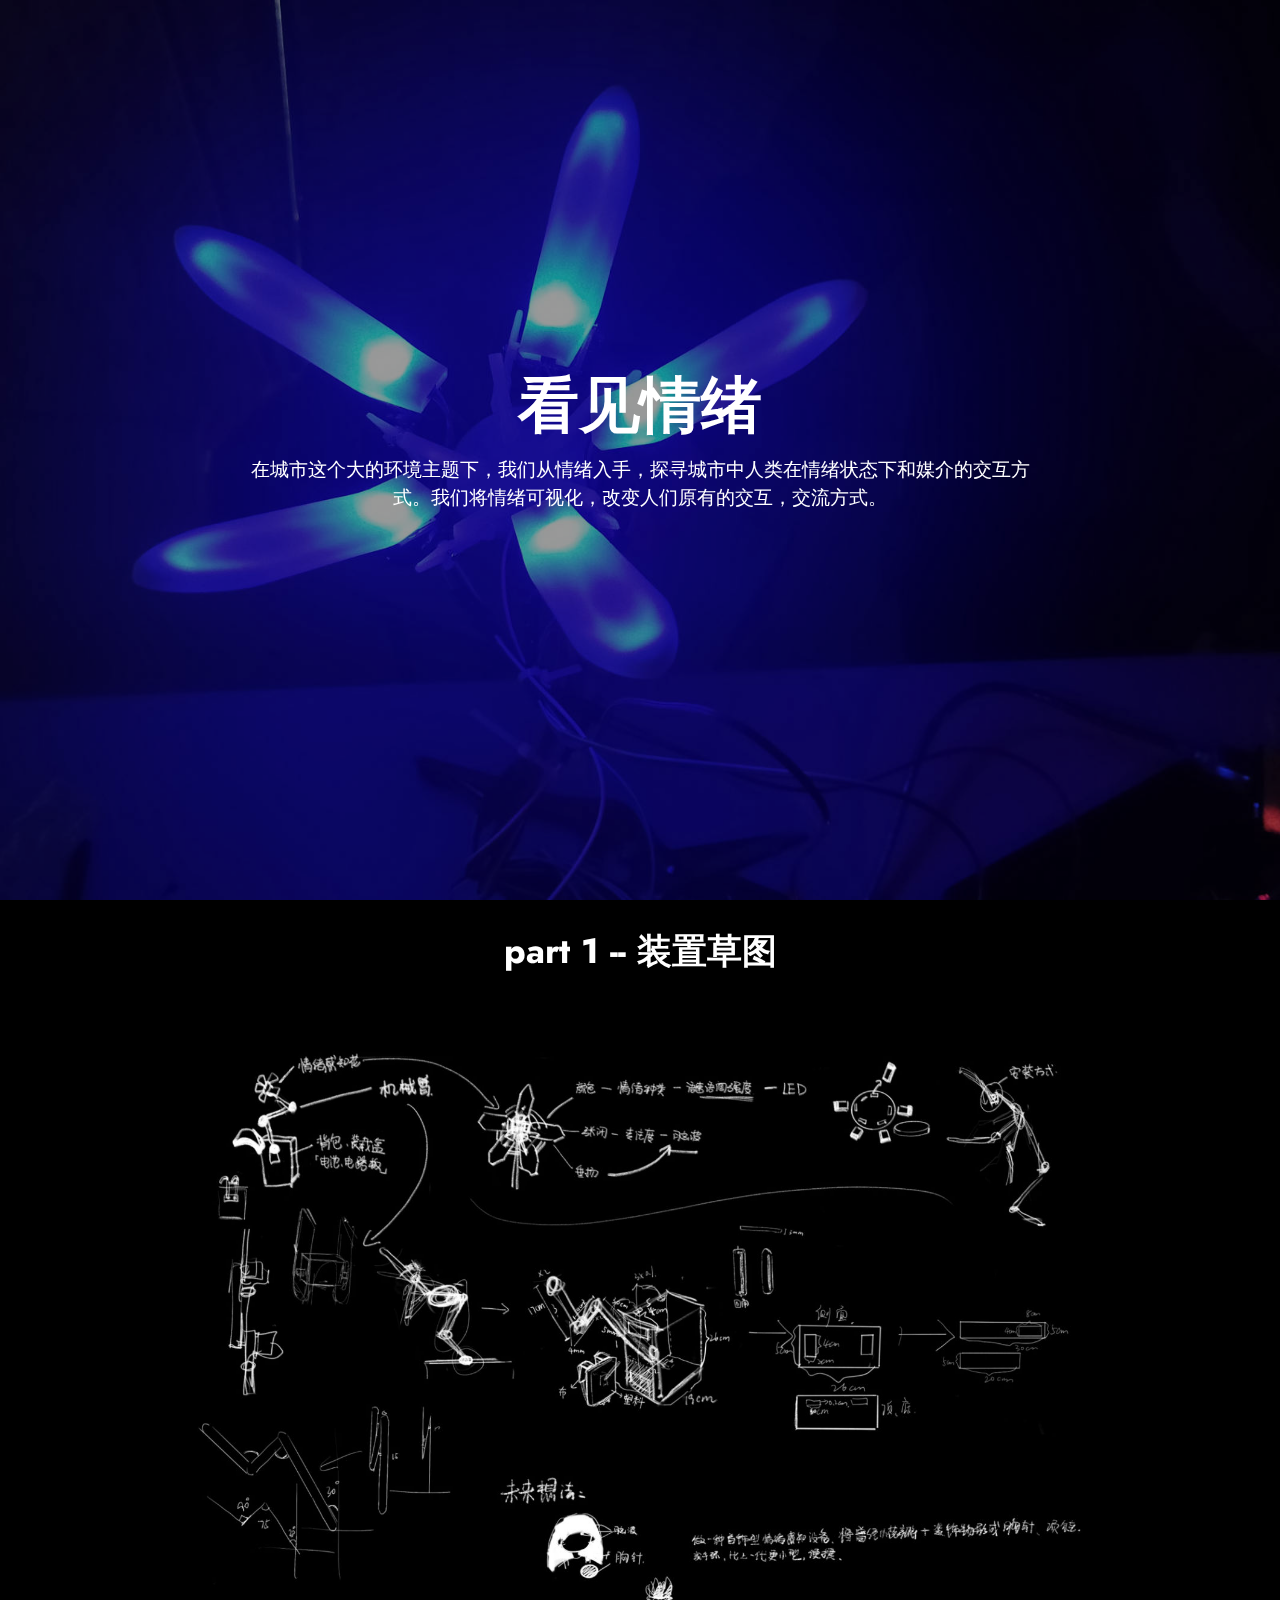
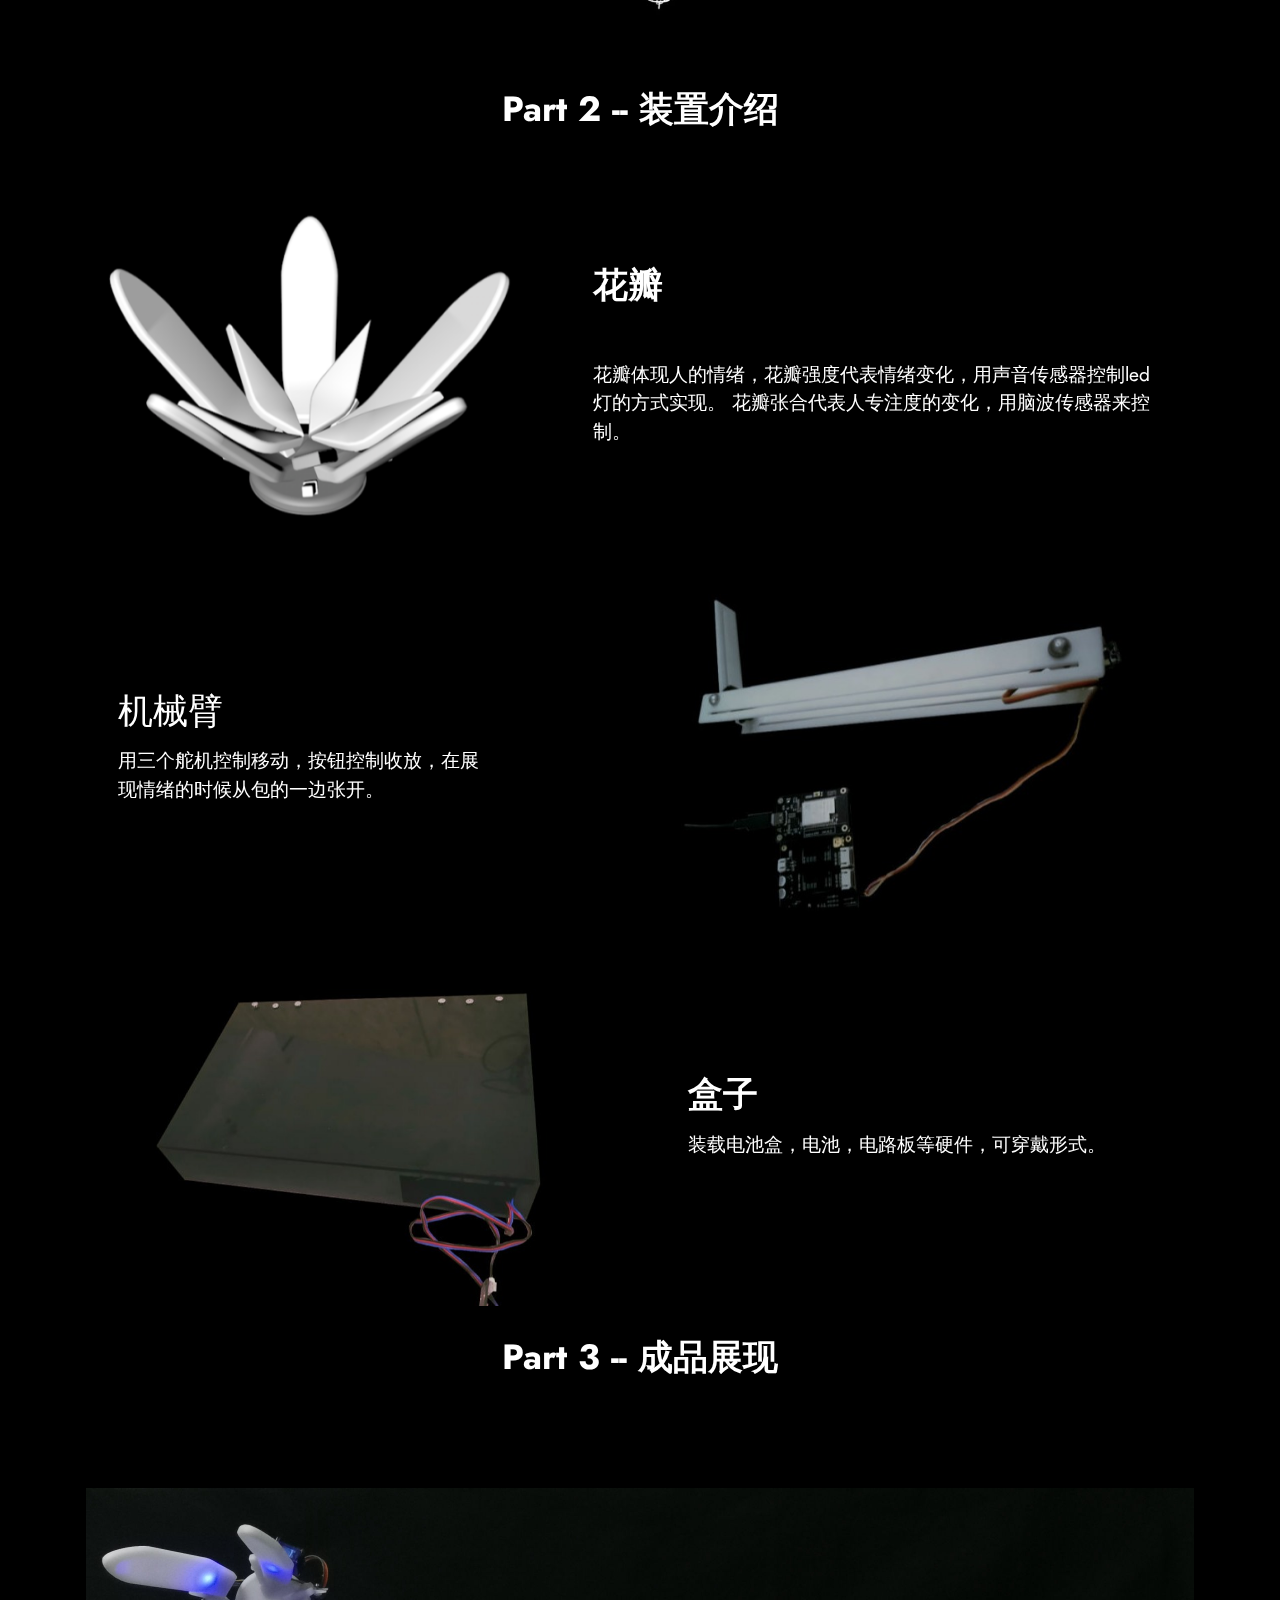
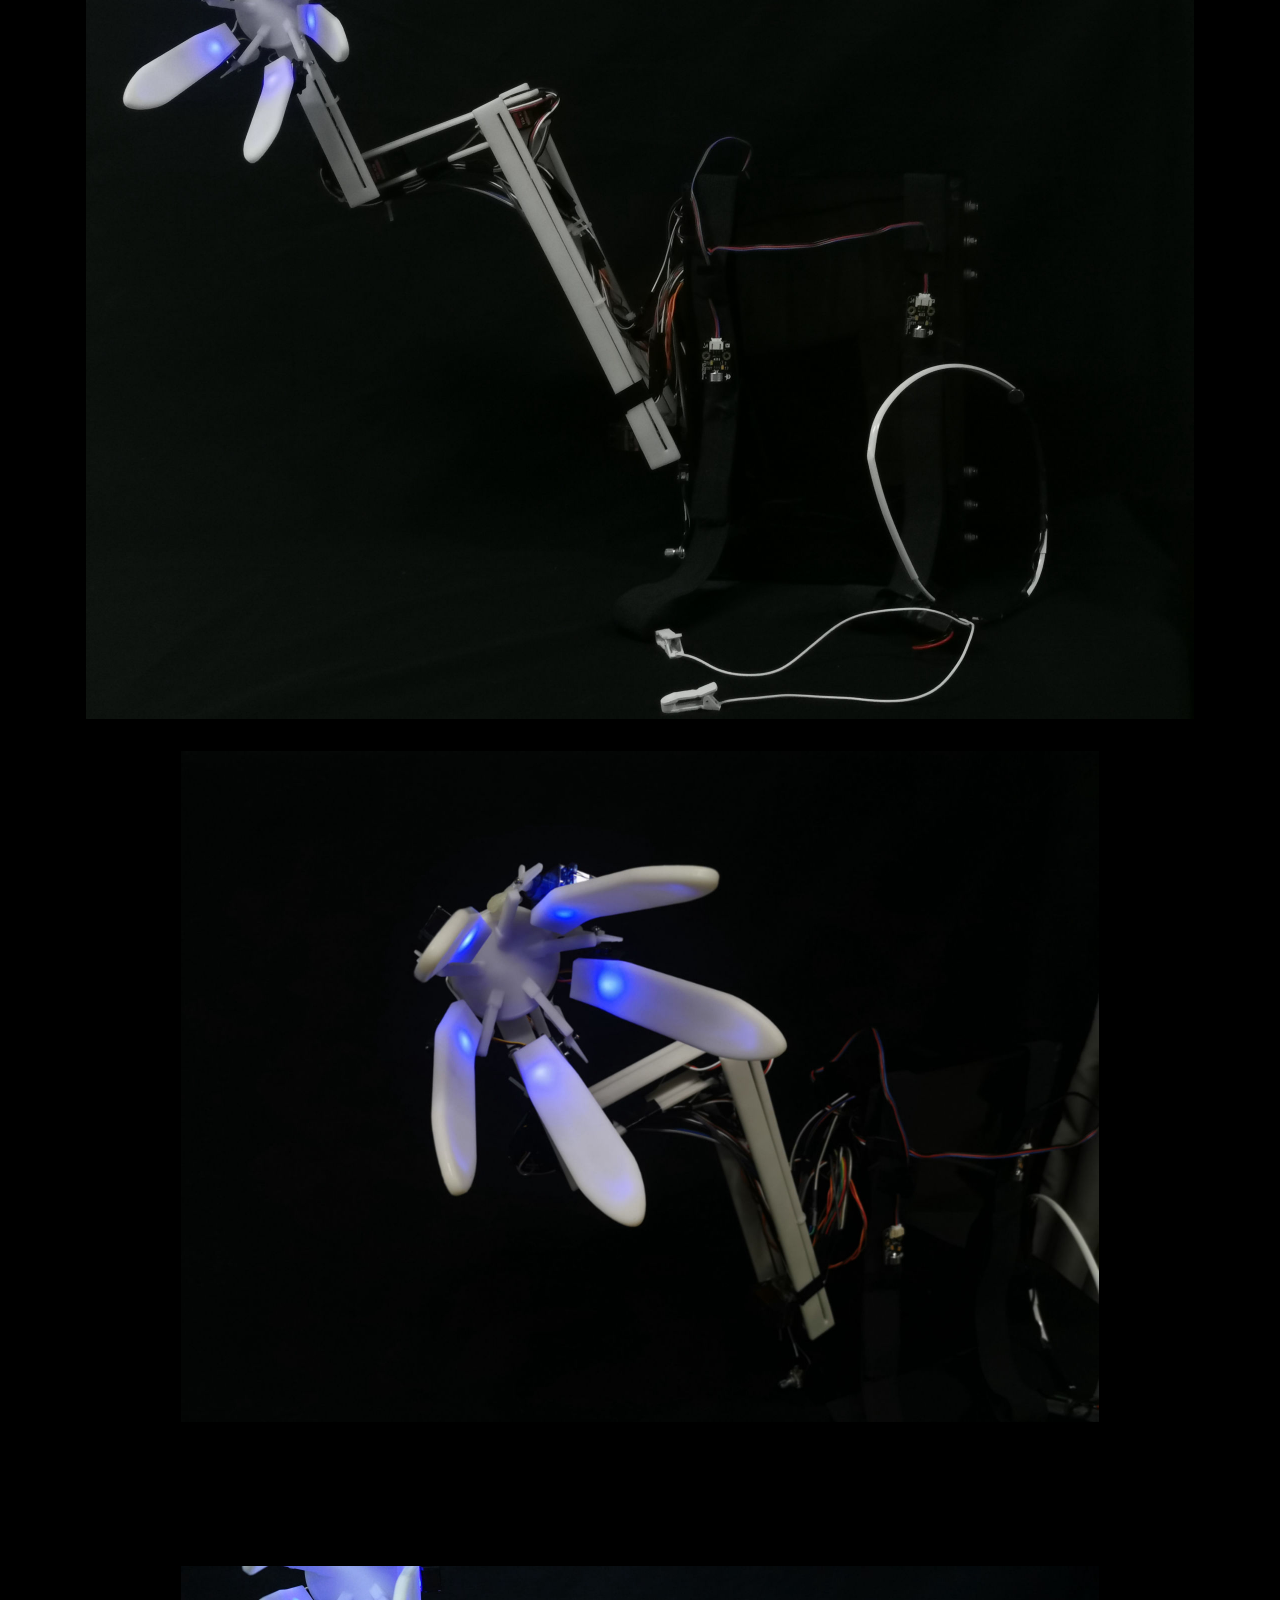
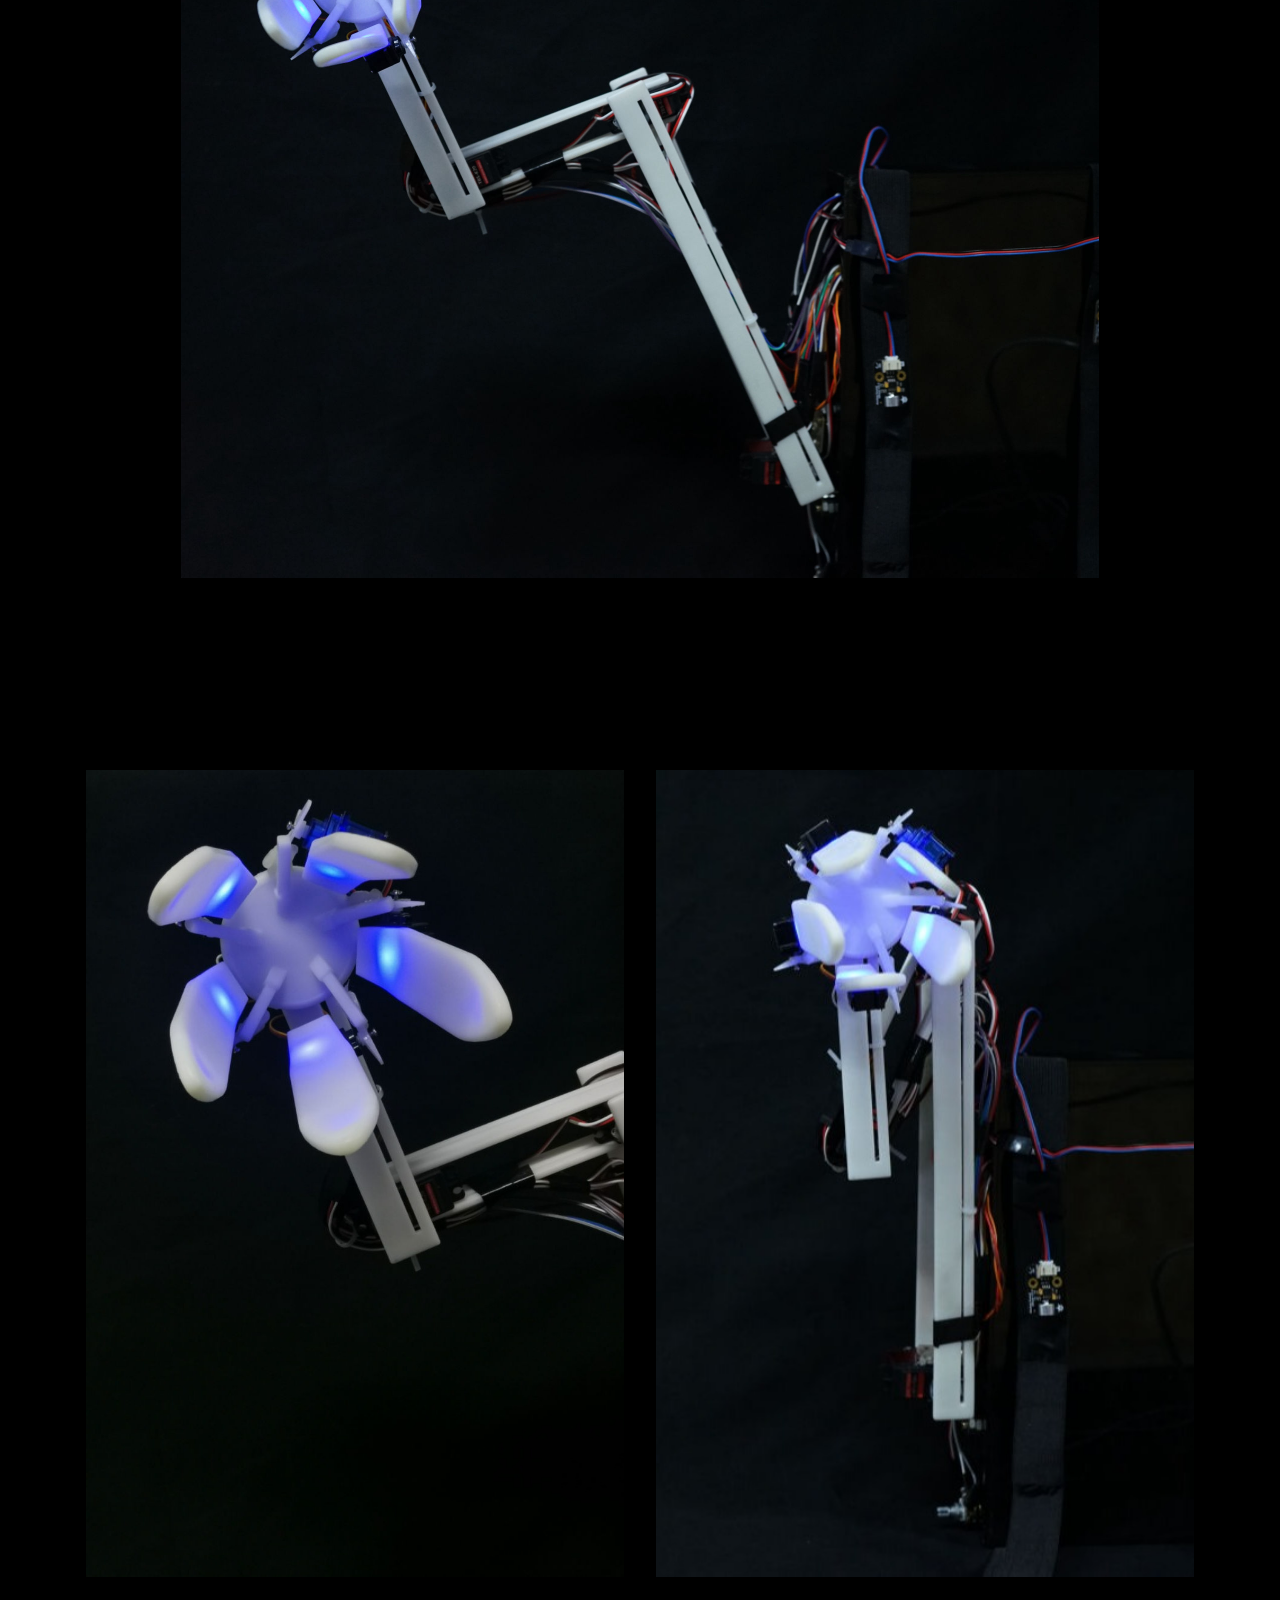
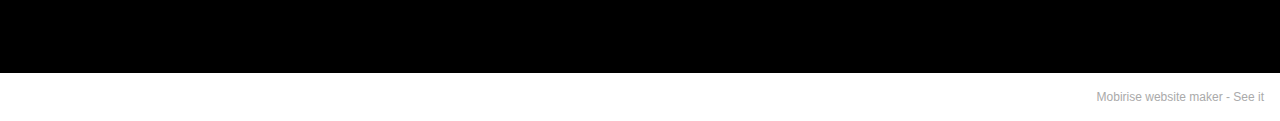
<file: page5.html>
<!DOCTYPE html>
<html  >
<head>
  <!-- Site made with Mobirise Website Builder v5.2.0, https://mobirise.com -->
  <meta charset="UTF-8">
  <meta http-equiv="X-UA-Compatible" content="IE=edge">
  <meta name="generator" content="Mobirise v5.2.0, mobirise.com">
  <meta name="viewport" content="width=device-width, initial-scale=1, minimum-scale=1">
  <link rel="shortcut icon" href="assets/images/logo5.png" type="image/x-icon">
  <meta name="description" content="">
  
  
  <title>成品展示</title>
  <link rel="stylesheet" href="assets/tether/tether.min.css">
  <link rel="stylesheet" href="assets/bootstrap/css/bootstrap.min.css">
  <link rel="stylesheet" href="assets/bootstrap/css/bootstrap-grid.min.css">
  <link rel="stylesheet" href="assets/bootstrap/css/bootstrap-reboot.min.css">
  <link rel="stylesheet" href="assets/theme/css/style.css">
  <link rel="preload" as="style" href="assets/mobirise/css/mbr-additional.css"><link rel="stylesheet" href="assets/mobirise/css/mbr-additional.css" type="text/css">
  
  
  
  
</head>
<body>
  
  <section class="header6 cid-skxIXQ5LS0 mbr-fullscreen mbr-parallax-background" id="header6-2i">

    

    <div class="mbr-overlay" style="opacity: 0.4; background-color: rgb(0, 0, 0);"></div>

    <div class="align-center container-fluid">
        <div class="row justify-content-center">
            <div class="col-12 col-lg-8">
                <h1 class="mbr-section-title mbr-fonts-style mbr-white mb-3 display-1"><strong>看见情绪</strong></h1>
                
                <p class="mbr-text mbr-white mbr-fonts-style display-7">在城市这个大的环境主题下，我们从情绪入手，探寻城市中人类在情绪状态下和媒介的交互方式。我们将情绪可视化，改变人们原有的交互，交流方式。</p>
                
            </div>
        </div>
    </div>
</section>

<section class="content4 cid-sk6yZG6cUm" id="content4-2d">
    
    
    <div class="container">
        <div class="row justify-content-center">
            <div class="title col-md-12 col-lg-10">
                <h3 class="mbr-section-title mbr-fonts-style align-center mb-4 display-2"><strong>part 1 -- 装置草图</strong></h3>
                
                
            </div>
        </div>
    </div>
</section>

<section class="image3 cid-sk6ybuRoR7" id="image3-2c">
    

    

    <div class="container">
        <div class="row justify-content-center">
            <div class="col-12 col-lg-12">
                <div class="image-wrapper">
                    <img src="assets/images/share-1-1836x1033.jpg" alt="Mobirise">
                    
                </div>
            </div>
        </div>
    </div>
</section>

<section class="content4 cid-sk6zrR6h6Q" id="content4-2e">
    
    
    <div class="container">
        <div class="row justify-content-center">
            <div class="title col-md-12 col-lg-10">
                <h3 class="mbr-section-title mbr-fonts-style align-center mb-4 display-2">
                    <strong>Part 2 -- 装置介绍</strong></h3>
                
                
            </div>
        </div>
    </div>
</section>

<section class="image1 cid-sk6opTQczi" id="image1-27">
    

    

    <div class="container">
        <div class="row align-items-center">
            <div class="col-12 col-lg-5">
                <div class="image-wrapper">
                    <img src="assets/images/idiot-flower-gagvvva-1076x605.png" alt="Mobirise">
                    
                </div>
            </div>
            <div class="col-12 col-lg">
                <div class="text-wrapper">
                    <h3 class="mbr-section-title mbr-fonts-style mb-3 display-2"><strong>花瓣</strong><br><strong><br></strong></h3>
                    <p class="mbr-text mbr-fonts-style display-7">
                        花瓣体现人的情绪，花瓣强度代表情绪变化，用声音传感器控制led灯的方式实现。 花瓣张合代表人专注度的变化，用脑波传感器来控制。</p>
                </div>
            </div>
        </div>
    </div>
</section>

<section class="image2 cid-sk6rfxoWzq" id="image2-28">
    

    

    <div class="container">
        <div class="row align-items-center">
            <div class="col-12 col-lg-7">
                <div class="image-wrapper">
                    <img src="assets/images/img-2263-1076x605.jpeg" alt="Mobirise">
                    
                </div>
            </div>
            <div class="col-12 col-lg">
                <div class="text-wrapper">
                    <h3 class="mbr-section-title mbr-fonts-style mb-3 display-2">机械臂</h3>
                    <p class="mbr-text mbr-fonts-style display-7">用三个舵机控制移动，按钮控制收放，在展现情绪的时候从包的一边张开。</p>
                </div>
            </div>
        </div>
    </div>
</section>

<section class="image1 cid-sk6rXFR1KV" id="image1-29">
    

    

    <div class="container">
        <div class="row align-items-center">
            <div class="col-12 col-lg-6">
                <div class="image-wrapper">
                    <img src="assets/images/img-2261-1076x605.jpeg" alt="Mobirise">
                    
                </div>
            </div>
            <div class="col-12 col-lg">
                <div class="text-wrapper">
                    <h3 class="mbr-section-title mbr-fonts-style mb-3 display-2">
                        <strong>盒子</strong></h3>
                    <p class="mbr-text mbr-fonts-style display-7">装载电池盒，电池，电路板等硬件，可穿戴形式。</p>
                </div>
            </div>
        </div>
    </div>
</section>

<section class="content4 cid-skxL84AUcT" id="content4-2k">
    
    
    <div class="container">
        <div class="row justify-content-center">
            <div class="title col-md-12 col-lg-4">
                <h3 class="mbr-section-title mbr-fonts-style align-center mb-4 display-2">
                    <strong>Part 3 -- 成品展现</strong></h3>
                
                
            </div>
        </div>
    </div>
</section>

<section class="image3 cid-skxLxeN2Sp" id="image3-2l">
    

    

    <div class="container">
        <div class="row justify-content-center">
            <div class="col-12 col-lg-12">
                <div class="image-wrapper">
                    <img src="assets/images/-20201229154629-2216x1662.jpg" alt="Mobirise">
                    
                </div>
            </div>
        </div>
    </div>
</section>

<section class="image3 cid-skxMuTpvqG" id="image3-2n">
    

    

    <div class="container">
        <div class="row justify-content-center">
            <div class="col-12 col-lg-10">
                <div class="image-wrapper">
                    <img src="assets/images/-20201229155335-1836x1342.jpg" alt="Mobirise">
                    
                </div>
            </div>
        </div>
    </div>
</section>

<section class="image3 cid-skxQ0RK7Q5" id="image3-2o">
    

    

    <div class="container">
        <div class="row justify-content-center">
            <div class="col-12 col-lg-10">
                <div class="image-wrapper">
                    <img src="assets/images/dsc02765-1836x1224.jpg" alt="Mobirise">
                    
                </div>
            </div>
        </div>
    </div>
</section>

<section class="image4 cid-skxQibu7VA" id="image4-2p">
    

    

    <div class="container">
        <div class="row">
            <div class="col-12 col-lg-6">
                <div class="image-wrapper">
                    <img src="assets/images/dsc02768-1076x717.jpeg" alt="Mobirise">
                    
                </div>
            </div>
            <div class="col-12 col-lg-6">
                <div class="image-wrapper">
                    <img src="assets/images/-20201229154634-1076x1332.jpeg" alt="Mobirise">
                    
                </div>
            </div>
        </div>
    </div>
</section><section style="background-color: #fff; font-family: -apple-system, BlinkMacSystemFont, 'Segoe UI', 'Roboto', 'Helvetica Neue', Arial, sans-serif; color:#aaa; font-size:12px; padding: 0; align-items: center; display: flex;"><a href="https://mobirise.site/t" style="flex: 1 1; height: 3rem; padding-left: 1rem;"></a><p style="flex: 0 0 auto; margin:0; padding-right:1rem;">Mobirise website maker - <a href="https://mobirise.site/o" style="color:#aaa;">See it</a></p></section><script src="assets/web/assets/jquery/jquery.min.js"></script>  <script src="assets/popper/popper.min.js"></script>  <script src="assets/tether/tether.min.js"></script>  <script src="assets/bootstrap/js/bootstrap.min.js"></script>  <script src="assets/smoothscroll/smooth-scroll.js"></script>  <script src="assets/parallax/jarallax.min.js"></script>  <script src="assets/theme/js/script.js"></script>  
  
  
</body>
</html>
</file>
<file: assets/theme/css/style.css>
section {
  background-color: #ffffff;
}

body {
  font-style: normal;
  line-height: 1.5;
  font-weight: 400;
  color: #232323;
  position: relative;
}

section,
.container,
.container-fluid {
  position: relative;
  word-wrap: break-word;
}

a.mbr-iconfont:hover {
  text-decoration: none;
}

.article .lead p,
.article .lead ul,
.article .lead ol,
.article .lead pre,
.article .lead blockquote {
  margin-bottom: 0;
}

a {
  font-style: normal;
  font-weight: 400;
  cursor: pointer;
}

a, a:hover {
  text-decoration: none;
}

.mbr-section-title {
  font-style: normal;
  line-height: 1.3;
}

.mbr-section-subtitle {
  line-height: 1.3;
}

.mbr-text {
  font-style: normal;
  line-height: 1.7;
}

h1,
h2,
h3,
h4,
h5,
h6,
.display-1,
.display-2,
.display-4,
.display-5,
.display-7,
span,
p,
a {
  line-height: 1;
  word-break: break-word;
  word-wrap: break-word;
  font-weight: 400;
}

b,
strong {
  font-weight: bold;
}

input:-webkit-autofill, input:-webkit-autofill:hover, input:-webkit-autofill:focus, input:-webkit-autofill:active {
  -webkit-transition-delay: 9999s;
          transition-delay: 9999s;
  -webkit-transition-property: background-color, color;
  transition-property: background-color, color;
}

textarea[type="hidden"] {
  display: none;
}

section {
  background-position: 50% 50%;
  background-repeat: no-repeat;
  background-size: cover;
}

section .mbr-background-video,
section .mbr-background-video-preview {
  position: absolute;
  bottom: 0;
  left: 0;
  right: 0;
  top: 0;
}

.hidden {
  visibility: hidden;
}

.mbr-z-index20 {
  z-index: 20;
}

/*! Base colors */
.mbr-white {
  color: #ffffff;
}

.mbr-black {
  color: #111111;
}

.mbr-bg-white {
  background-color: #ffffff;
}

.mbr-bg-black {
  background-color: #000000;
}

/*! Text-aligns */
.align-left {
  text-align: left;
}

.align-center {
  text-align: center;
}

.align-right {
  text-align: right;
}

/*! Font-weight  */
.mbr-light {
  font-weight: 300;
}

.mbr-regular {
  font-weight: 400;
}

.mbr-semibold {
  font-weight: 500;
}

.mbr-bold {
  font-weight: 700;
}

/*! Media  */
.media-content {
  -ms-flex-preferred-size: 100%;
      flex-basis: 100%;
}

.media-container-row {
  display: -webkit-box;
  display: -ms-flexbox;
  display: flex;
  -webkit-box-orient: horizontal;
  -webkit-box-direction: normal;
      -ms-flex-direction: row;
          flex-direction: row;
  -ms-flex-wrap: wrap;
      flex-wrap: wrap;
  -webkit-box-pack: center;
      -ms-flex-pack: center;
          justify-content: center;
  -ms-flex-line-pack: center;
      align-content: center;
  -webkit-box-align: start;
      -ms-flex-align: start;
          align-items: start;
}

.media-container-row .media-size-item {
  width: 400px;
}

.media-container-column {
  display: -webkit-box;
  display: -ms-flexbox;
  display: flex;
  -webkit-box-orient: vertical;
  -webkit-box-direction: normal;
      -ms-flex-direction: column;
          flex-direction: column;
  -ms-flex-wrap: wrap;
      flex-wrap: wrap;
  -webkit-box-pack: center;
      -ms-flex-pack: center;
          justify-content: center;
  -ms-flex-line-pack: center;
      align-content: center;
  -webkit-box-align: stretch;
      -ms-flex-align: stretch;
          align-items: stretch;
}

.media-container-column > * {
  width: 100%;
}

@media (min-width: 992px) {
  .media-container-row {
    -ms-flex-wrap: nowrap;
        flex-wrap: nowrap;
  }
}

figure {
  margin-bottom: 0;
  overflow: hidden;
}

figure[mbr-media-size] {
  -webkit-transition: width 0.1s;
  transition: width 0.1s;
}

img,
iframe {
  display: block;
  width: 100%;
}

.card {
  background-color: transparent;
  border: none;
}

.card-box {
  width: 100%;
}

.card-img {
  text-align: center;
  -ms-flex-negative: 0;
      flex-shrink: 0;
  -webkit-flex-shrink: 0;
}

.media {
  max-width: 100%;
  margin: 0 auto;
}

.mbr-figure {
  -ms-flex-item-align: center;
      -ms-grid-row-align: center;
      align-self: center;
}

.media-container > div {
  max-width: 100%;
}

.mbr-figure img,
.card-img img {
  width: 100%;
}

@media (max-width: 991px) {
  .media-size-item {
    width: auto !important;
  }
  .media {
    width: auto;
  }
  .mbr-figure {
    width: 100% !important;
  }
}

/*! Buttons */
.mbr-section-btn {
  margin-left: -0.6rem;
  margin-right: -0.6rem;
  font-size: 0;
}

.btn {
  font-weight: 600;
  border-width: 1px;
  font-style: normal;
  margin: 0.6rem 0.6rem;
  white-space: normal;
  -webkit-transition: all 0.2s ease-in-out;
  transition: all 0.2s ease-in-out;
  display: -webkit-inline-box;
  display: -ms-inline-flexbox;
  display: inline-flex;
  -webkit-box-align: center;
      -ms-flex-align: center;
          align-items: center;
  -webkit-box-pack: center;
      -ms-flex-pack: center;
          justify-content: center;
  word-break: break-word;
}

.btn-sm {
  font-weight: 600;
  letter-spacing: 0px;
  -webkit-transition: all 0.3s ease-in-out;
  transition: all 0.3s ease-in-out;
}

.btn-md {
  font-weight: 600;
  letter-spacing: 0px;
  -webkit-transition: all 0.3s ease-in-out;
  transition: all 0.3s ease-in-out;
}

.btn-lg {
  font-weight: 600;
  letter-spacing: 0px;
  -webkit-transition: all 0.3s ease-in-out;
  transition: all 0.3s ease-in-out;
}

.btn-form {
  margin: 0;
}

.btn-form:hover {
  cursor: pointer;
}

nav .mbr-section-btn {
  margin-left: 0rem;
  margin-right: 0rem;
}

/*! Btn icon margin */
.btn .mbr-iconfont,
.btn.btn-sm .mbr-iconfont {
  -webkit-box-ordinal-group: 2;
      -ms-flex-order: 1;
          order: 1;
  cursor: pointer;
  margin-left: 0.5rem;
  vertical-align: sub;
}

.btn.btn-md .mbr-iconfont,
.btn.btn-md .mbr-iconfont {
  margin-left: 0.8rem;
}

.mbr-regular {
  font-weight: 400;
}

.mbr-semibold {
  font-weight: 500;
}

.mbr-bold {
  font-weight: 700;
}

[type="submit"] {
  -webkit-appearance: none;
}

/*! Full-screen */
.mbr-fullscreen .mbr-overlay {
  min-height: 100vh;
}

.mbr-fullscreen {
  display: -webkit-box;
  display: -ms-flexbox;
  display: flex;
  display: -moz-flex;
  display: -ms-flex;
  display: -o-flex;
  -webkit-box-align: center;
      -ms-flex-align: center;
          align-items: center;
  min-height: 100vh;
  padding-top: 3rem;
  padding-bottom: 3rem;
}

/*! Map */
.map {
  height: 25rem;
  position: relative;
}

.map iframe {
  width: 100%;
  height: 100%;
}

/*! Scroll to top arrow */
.mbr-arrow-up {
  bottom: 25px;
  right: 90px;
  position: fixed;
  text-align: right;
  z-index: 5000;
  color: #ffffff;
  font-size: 22px;
}

.mbr-arrow-up a {
  background: rgba(0, 0, 0, 0.2);
  border-radius: 50%;
  color: #fff;
  display: inline-block;
  height: 60px;
  width: 60px;
  border: 2px solid #fff;
  outline-style: none !important;
  position: relative;
  text-decoration: none;
  -webkit-transition: all 0.3s ease-in-out;
  transition: all 0.3s ease-in-out;
  cursor: pointer;
  text-align: center;
}

.mbr-arrow-up a:hover {
  background-color: rgba(0, 0, 0, 0.4);
}

.mbr-arrow-up a i {
  line-height: 60px;
}

.mbr-arrow-up-icon {
  display: block;
  color: #fff;
}

.mbr-arrow-up-icon::before {
  content: "\203a";
  display: inline-block;
  font-family: serif;
  font-size: 22px;
  line-height: 1;
  font-style: normal;
  position: relative;
  top: 6px;
  left: -4px;
  -webkit-transform: rotate(-90deg);
          transform: rotate(-90deg);
}

/*! Arrow Down */
.mbr-arrow {
  position: absolute;
  bottom: 45px;
  left: 50%;
  width: 60px;
  height: 60px;
  cursor: pointer;
  background-color: rgba(80, 80, 80, 0.5);
  border-radius: 50%;
  -webkit-transform: translateX(-50%);
          transform: translateX(-50%);
}

@media (max-width: 767px) {
  .mbr-arrow {
    display: none;
  }
}

.mbr-arrow > a {
  display: inline-block;
  text-decoration: none;
  outline-style: none;
  -webkit-animation: arrowdown 1.7s ease-in-out infinite;
          animation: arrowdown 1.7s ease-in-out infinite;
  color: #ffffff;
}

.mbr-arrow > a > i {
  position: absolute;
  top: -2px;
  left: 15px;
  font-size: 2rem;
}

#scrollToTop a i::before {
  content: "";
  position: absolute;
  display: block;
  border-bottom: 2.5px solid #fff;
  border-left: 2.5px solid #fff;
  width: 27.8%;
  height: 27.8%;
  left: 50%;
  top: 50%;
  -webkit-transform: rotate(135deg);
  transform: translateY(-30%) translateX(-50%) rotate(135deg);
}

@keyframes arrowdown {
  0% {
    -webkit-transform: translateY(0px);
            transform: translateY(0px);
  }
  50% {
    -webkit-transform: translateY(-5px);
            transform: translateY(-5px);
  }
  100% {
    -webkit-transform: translateY(0px);
            transform: translateY(0px);
  }
}

@-webkit-keyframes arrowdown {
  0% {
    -webkit-transform: translateY(0px);
            transform: translateY(0px);
  }
  50% {
    -webkit-transform: translateY(-5px);
            transform: translateY(-5px);
  }
  100% {
    -webkit-transform: translateY(0px);
            transform: translateY(0px);
  }
}

@media (max-width: 500px) {
  .mbr-arrow-up {
    left: 50%;
    right: auto;
  }
}

/*Gradients animation*/
@keyframes gradient-animation {
  from {
    background-position: 0% 100%;
    -webkit-animation-timing-function: ease-in-out;
            animation-timing-function: ease-in-out;
  }
  to {
    background-position: 100% 0%;
    -webkit-animation-timing-function: ease-in-out;
            animation-timing-function: ease-in-out;
  }
}

@-webkit-keyframes gradient-animation {
  from {
    background-position: 0% 100%;
    -webkit-animation-timing-function: ease-in-out;
            animation-timing-function: ease-in-out;
  }
  to {
    background-position: 100% 0%;
    -webkit-animation-timing-function: ease-in-out;
            animation-timing-function: ease-in-out;
  }
}

.bg-gradient {
  background-size: 200% 200%;
  animation: gradient-animation 5s infinite alternate;
  -webkit-animation: gradient-animation 5s infinite alternate;
}

.menu .navbar-brand {
  display: -webkit-flex;
}

.menu .navbar-brand span {
  display: -webkit-box;
  display: -ms-flexbox;
  display: flex;
  display: -webkit-flex;
}

.menu .navbar-brand .navbar-caption-wrap {
  display: -webkit-flex;
}

.menu .navbar-brand .navbar-logo img {
  display: -webkit-flex;
}

@media (min-width: 768px) and (max-width: 991px) {
  .menu .navbar-toggleable-sm .navbar-nav {
    display: -webkit-box;
    display: -ms-flexbox;
  }
}

@media (max-width: 991px) {
  .menu .navbar-collapse {
    max-height: 93.5vh;
  }
  .menu .navbar-collapse.show {
    overflow: auto;
  }
}

@media (min-width: 992px) {
  .menu .navbar-nav.nav-dropdown {
    display: -webkit-flex;
  }
  .menu .navbar-toggleable-sm .navbar-collapse {
    display: -webkit-flex !important;
  }
  .menu .collapsed .navbar-collapse {
    max-height: 93.5vh;
  }
  .menu .collapsed .navbar-collapse.show {
    overflow: auto;
  }
}

@media (max-width: 767px) {
  .menu .navbar-collapse {
    max-height: 80vh;
  }
}

.nav-link .mbr-iconfont {
  margin-right: .5rem;
}

.navbar {
  display: -webkit-flex;
  -webkit-flex-wrap: wrap;
  -webkit-align-items: center;
  -webkit-justify-content: space-between;
}

.navbar-collapse {
  -webkit-flex-basis: 100%;
  -webkit-flex-grow: 1;
  -webkit-align-items: center;
}

.nav-dropdown .link {
  padding: 0.667em 1.667em !important;
  margin: 0 !important;
}

.nav {
  display: -webkit-flex;
  -webkit-flex-wrap: wrap;
}

.row {
  display: -webkit-flex;
  -webkit-flex-wrap: wrap;
}

.justify-content-center {
  -webkit-justify-content: center;
}

.form-inline {
  display: -webkit-flex;
}

.card-wrapper {
  -webkit-flex: 1;
}

.carousel-control {
  z-index: 10;
  display: -webkit-flex;
}

.carousel-controls {
  display: -webkit-flex;
}

.media {
  display: -webkit-flex;
}

.form-group:focus {
  outline: none;
}

.jq-selectbox__select {
  padding: 7px 0;
  position: relative;
}

.jq-selectbox__dropdown {
  overflow: hidden;
  border-radius: 10px;
  position: absolute;
  top: 100%;
  left: 0 !important;
  width: 100% !important;
}

.jq-selectbox__trigger-arrow {
  right: 0;
  -webkit-transform: translateY(-50%);
          transform: translateY(-50%);
}

.jq-selectbox li {
  padding: 1.07em 0.5em;
}

input[type="range"] {
  padding-left: 0 !important;
  padding-right: 0 !important;
}

.modal-dialog,
.modal-content {
  height: 100%;
}

.modal-dialog .carousel-inner {
  height: calc(100vh - 1.75rem);
}

@media (max-width: 575px) {
  .modal-dialog .carousel-inner {
    height: calc(100vh - 1rem);
  }
}

.carousel-item {
  text-align: center;
}

.carousel-item img {
  margin: auto;
}

.navbar-toggler {
  -webkit-align-self: flex-start;
  -ms-flex-item-align: start;
  align-self: flex-start;
  padding: 0.25rem 0.75rem;
  font-size: 1.25rem;
  line-height: 1;
  background: transparent;
  border: 1px solid transparent;
  border-radius: 0.25rem;
}

.navbar-toggler:focus,
.navbar-toggler:hover {
  text-decoration: none;
}

.navbar-toggler-icon {
  display: inline-block;
  width: 1.5em;
  height: 1.5em;
  vertical-align: middle;
  content: "";
  background: no-repeat center center;
  background-size: 100% 100%;
}

.navbar-toggler-left {
  position: absolute;
  left: 1rem;
}

.navbar-toggler-right {
  position: absolute;
  right: 1rem;
}

.card-img {
  width: auto;
}

.menu .navbar.collapsed:not(.beta-menu) {
  -webkit-box-orient: vertical;
  -webkit-box-direction: normal;
      -ms-flex-direction: column;
          flex-direction: column;
}

.carousel-item.active,
.carousel-item-next,
.carousel-item-prev {
  display: -webkit-box;
  display: -ms-flexbox;
  display: flex;
}

.note-air-layout .dropup .dropdown-menu,
.note-air-layout .navbar-fixed-bottom .dropdown .dropdown-menu {
  bottom: initial !important;
}

html,
body {
  height: auto;
  min-height: 100vh;
}

.dropup .dropdown-toggle::after {
  display: none;
}

.form-asterisk {
  font-family: initial;
  position: absolute;
  top: -2px;
  font-weight: normal;
}

.form-control-label {
  position: relative;
  cursor: pointer;
  margin-bottom: 0.357em;
  padding: 0;
}

.alert {
  color: #ffffff;
  border-radius: 0;
  border: 0;
  font-size: 1.1rem;
  line-height: 1.5;
  margin-bottom: 1.875rem;
  padding: 1.25rem;
  position: relative;
  text-align: center;
}

.alert.alert-form::after {
  background-color: inherit;
  bottom: -7px;
  content: "";
  display: block;
  height: 14px;
  left: 50%;
  margin-left: -7px;
  position: absolute;
  -webkit-transform: rotate(45deg);
          transform: rotate(45deg);
  width: 14px;
}

.form-control {
  background-color: #ffffff;
  background-clip: border-box;
  color: #232323;
  line-height: 1rem !important;
  height: auto;
  padding: 0.6rem 1.2rem;
  -webkit-transition: border-color 0.25s ease 0s;
  transition: border-color 0.25s ease 0s;
  border: 1px solid transparent !important;
  border-radius: 4px;
  -webkit-box-shadow: rgba(0, 0, 0, 0.07) 0px 1px 1px 0px, rgba(0, 0, 0, 0.07) 0px 1px 3px 0px, rgba(0, 0, 0, 0.03) 0px 0px 0px 1px;
          box-shadow: rgba(0, 0, 0, 0.07) 0px 1px 1px 0px, rgba(0, 0, 0, 0.07) 0px 1px 3px 0px, rgba(0, 0, 0, 0.03) 0px 0px 0px 1px;
}

.form-active .form-control:invalid {
  border-color: red;
}

form .row {
  margin-left: -0.6rem;
  margin-right: -0.6rem;
}

form .row [class*="col"] {
  padding-left: 0.6rem;
  padding-right: 0.6rem;
}

form .mbr-section-btn {
  margin: 0;
  padding-left: 0.6rem;
  padding-right: 0.6rem;
}

form .btn {
  display: -webkit-box;
  display: -ms-flexbox;
  display: flex;
  padding: 0.6rem 1.2rem;
  margin: 0;
}

form .form-check-input {
  margin-top: .5;
}

textarea.form-control {
  line-height: 1.5rem !important;
}

.form-group {
  margin-bottom: 1.2rem;
}

.form-control,
form .btn {
  min-height: 48px;
}

.gdpr-block label span.textGDPR input[name='gdpr'] {
  top: 7px;
}

.form-control:focus {
  -webkit-box-shadow: none;
          box-shadow: none;
}

:focus {
  outline: none;
}

.mbr-overlay {
  background-color: #000;
  bottom: 0;
  left: 0;
  opacity: 0.5;
  position: absolute;
  right: 0;
  top: 0;
  z-index: 0;
  pointer-events: none;
}

blockquote {
  font-style: italic;
  padding: 3rem;
  font-size: 1.09rem;
  position: relative;
  border-left: 3px solid;
}

ul,
ol,
pre,
blockquote {
  margin-bottom: 2.3125rem;
}

.mt-4 {
  margin-top: 2rem !important;
}

.mb-4 {
  margin-bottom: 2rem !important;
}

@media (min-width: 992px) {
  .container {
    padding-left: 16px;
    padding-right: 16px;
  }
  .row {
    margin-left: -16px;
    margin-right: -16px;
  }
  .row > [class*="col"] {
    padding-left: 16px;
    padding-right: 16px;
  }
}

@media (min-width: 768px) {
  .container-fluid {
    padding-left: 32px;
    padding-right: 32px;
  }
}

@media (min-width: 768px) and (max-width: 991px) {
  .mbr-container {
    padding-left: 32px;
    padding-right: 32px;
  }
}

@media (max-width: 767px) {
  .mbr-container {
    padding-left: 16px;
    padding-right: 16px;
  }
}

.card-wrapper,
.item-wrapper {
  overflow: hidden;
}

.app-video-wrapper > img {
  opacity: 1;
}
/*# sourceMappingURL=style.css.map */.engine {
	position: absolute;
	text-indent: -2400px;
	text-align: center;
	padding: 0;
	top: 0;
	left: -2400px;
}
</file>
<file: assets/mobirise/css/mbr-additional.css>
@import url(https://fonts.googleapis.com/css?family=Jost:100,200,300,400,500,600,700,800,900,100i,200i,300i,400i,500i,600i,700i,800i,900i&display=swap);





body {
  font-family: IBM Plex Sans;
}
.display-1 {
  font-family: 'Jost', sans-serif;
  font-size: 3.8rem;
  line-height: 1.1;
}
.display-1 > .mbr-iconfont {
  font-size: 4.75rem;
}
.display-2 {
  font-family: 'Jost', sans-serif;
  font-size: 2.2rem;
  line-height: 1.1;
}
.display-2 > .mbr-iconfont {
  font-size: 2.75rem;
}
.display-4 {
  font-family: 'Jost', sans-serif;
  font-size: 1rem;
  line-height: 1.5;
}
.display-4 > .mbr-iconfont {
  font-size: 1.25rem;
}
.display-5 {
  font-family: 'Jost', sans-serif;
  font-size: 1.4rem;
  line-height: 1.5;
}
.display-5 > .mbr-iconfont {
  font-size: 1.75rem;
}
.display-7 {
  font-family: 'Jost', sans-serif;
  font-size: 1.2rem;
  line-height: 1.5;
}
.display-7 > .mbr-iconfont {
  font-size: 1.5rem;
}
/* ---- Fluid typography for mobile devices ---- */
/* 1.4 - font scale ratio ( bootstrap == 1.42857 ) */
/* 100vw - current viewport width */
/* (48 - 20)  48 == 48rem == 768px, 20 == 20rem == 320px(minimal supported viewport) */
/* 0.65 - min scale variable, may vary */
@media (max-width: 992px) {
  .display-1 {
    font-size: 3.04rem;
  }
}
@media (max-width: 768px) {
  .display-1 {
    font-size: 2.66rem;
    font-size: calc( 1.98rem + (3.8 - 1.98) * ((100vw - 20rem) / (48 - 20)));
    line-height: calc( 1.1 * (1.98rem + (3.8 - 1.98) * ((100vw - 20rem) / (48 - 20))));
  }
  .display-2 {
    font-size: 1.76rem;
    font-size: calc( 1.42rem + (2.2 - 1.42) * ((100vw - 20rem) / (48 - 20)));
    line-height: calc( 1.3 * (1.42rem + (2.2 - 1.42) * ((100vw - 20rem) / (48 - 20))));
  }
  .display-4 {
    font-size: 0.8rem;
    font-size: calc( 1rem + (1 - 1) * ((100vw - 20rem) / (48 - 20)));
    line-height: calc( 1.4 * (1rem + (1 - 1) * ((100vw - 20rem) / (48 - 20))));
  }
  .display-5 {
    font-size: 1.12rem;
    font-size: calc( 1.14rem + (1.4 - 1.14) * ((100vw - 20rem) / (48 - 20)));
    line-height: calc( 1.4 * (1.14rem + (1.4 - 1.14) * ((100vw - 20rem) / (48 - 20))));
  }
  .display-7 {
    font-size: 0.96rem;
    font-size: calc( 1.07rem + (1.2 - 1.07) * ((100vw - 20rem) / (48 - 20)));
    line-height: calc( 1.4 * (1.07rem + (1.2 - 1.07) * ((100vw - 20rem) / (48 - 20))));
  }
}
/* Buttons */
.btn {
  padding: 0.6rem 1.2rem;
  border-radius: 4px;
}
.btn-sm {
  padding: 0.6rem 1.2rem;
  border-radius: 4px;
}
.btn-md {
  padding: 0.6rem 1.2rem;
  border-radius: 4px;
}
.btn-lg {
  padding: 1rem 2.6rem;
  border-radius: 4px;
}
.bg-primary {
  background-color: #6592e6 !important;
}
.bg-success {
  background-color: #40b0bf !important;
}
.bg-info {
  background-color: #47b5ed !important;
}
.bg-warning {
  background-color: #ffe161 !important;
}
.bg-danger {
  background-color: #ff9966 !important;
}
.btn-primary,
.btn-primary:active {
  background-color: #6592e6 !important;
  border-color: #6592e6 !important;
  color: #ffffff !important;
  box-shadow: 0 2px 2px 0 rgba(0, 0, 0, 0.2);
}
.btn-primary:hover,
.btn-primary:focus,
.btn-primary.focus,
.btn-primary.active {
  color: #ffffff !important;
  background-color: #2260d2 !important;
  border-color: #2260d2 !important;
  box-shadow: 0 2px 5px 0 rgba(0, 0, 0, 0.2);
}
.btn-primary.disabled,
.btn-primary:disabled {
  color: #ffffff !important;
  background-color: #2260d2 !important;
  border-color: #2260d2 !important;
}
.btn-secondary,
.btn-secondary:active {
  background-color: #ff6666 !important;
  border-color: #ff6666 !important;
  color: #ffffff !important;
  box-shadow: 0 2px 2px 0 rgba(0, 0, 0, 0.2);
}
.btn-secondary:hover,
.btn-secondary:focus,
.btn-secondary.focus,
.btn-secondary.active {
  color: #ffffff !important;
  background-color: #ff0f0f !important;
  border-color: #ff0f0f !important;
  box-shadow: 0 2px 5px 0 rgba(0, 0, 0, 0.2);
}
.btn-secondary.disabled,
.btn-secondary:disabled {
  color: #ffffff !important;
  background-color: #ff0f0f !important;
  border-color: #ff0f0f !important;
}
.btn-info,
.btn-info:active {
  background-color: #47b5ed !important;
  border-color: #47b5ed !important;
  color: #ffffff !important;
  box-shadow: 0 2px 2px 0 rgba(0, 0, 0, 0.2);
}
.btn-info:hover,
.btn-info:focus,
.btn-info.focus,
.btn-info.active {
  color: #ffffff !important;
  background-color: #148cca !important;
  border-color: #148cca !important;
  box-shadow: 0 2px 5px 0 rgba(0, 0, 0, 0.2);
}
.btn-info.disabled,
.btn-info:disabled {
  color: #ffffff !important;
  background-color: #148cca !important;
  border-color: #148cca !important;
}
.btn-success,
.btn-success:active {
  background-color: #40b0bf !important;
  border-color: #40b0bf !important;
  color: #ffffff !important;
  box-shadow: 0 2px 2px 0 rgba(0, 0, 0, 0.2);
}
.btn-success:hover,
.btn-success:focus,
.btn-success.focus,
.btn-success.active {
  color: #ffffff !important;
  background-color: #2a747e !important;
  border-color: #2a747e !important;
  box-shadow: 0 2px 5px 0 rgba(0, 0, 0, 0.2);
}
.btn-success.disabled,
.btn-success:disabled {
  color: #ffffff !important;
  background-color: #2a747e !important;
  border-color: #2a747e !important;
}
.btn-warning,
.btn-warning:active {
  background-color: #ffe161 !important;
  border-color: #ffe161 !important;
  color: #614f00 !important;
  box-shadow: 0 2px 2px 0 rgba(0, 0, 0, 0.2);
}
.btn-warning:hover,
.btn-warning:focus,
.btn-warning.focus,
.btn-warning.active {
  color: #0a0800 !important;
  background-color: #ffd10a !important;
  border-color: #ffd10a !important;
  box-shadow: 0 2px 5px 0 rgba(0, 0, 0, 0.2);
}
.btn-warning.disabled,
.btn-warning:disabled {
  color: #614f00 !important;
  background-color: #ffd10a !important;
  border-color: #ffd10a !important;
}
.btn-danger,
.btn-danger:active {
  background-color: #ff9966 !important;
  border-color: #ff9966 !important;
  color: #ffffff !important;
  box-shadow: 0 2px 2px 0 rgba(0, 0, 0, 0.2);
}
.btn-danger:hover,
.btn-danger:focus,
.btn-danger.focus,
.btn-danger.active {
  color: #ffffff !important;
  background-color: #ff5f0f !important;
  border-color: #ff5f0f !important;
  box-shadow: 0 2px 5px 0 rgba(0, 0, 0, 0.2);
}
.btn-danger.disabled,
.btn-danger:disabled {
  color: #ffffff !important;
  background-color: #ff5f0f !important;
  border-color: #ff5f0f !important;
}
.btn-white,
.btn-white:active {
  background-color: #fafafa !important;
  border-color: #fafafa !important;
  color: #7a7a7a !important;
  box-shadow: 0 2px 2px 0 rgba(0, 0, 0, 0.2);
}
.btn-white:hover,
.btn-white:focus,
.btn-white.focus,
.btn-white.active {
  color: #4f4f4f !important;
  background-color: #cfcfcf !important;
  border-color: #cfcfcf !important;
  box-shadow: 0 2px 5px 0 rgba(0, 0, 0, 0.2);
}
.btn-white.disabled,
.btn-white:disabled {
  color: #7a7a7a !important;
  background-color: #cfcfcf !important;
  border-color: #cfcfcf !important;
}
.btn-black,
.btn-black:active {
  background-color: #232323 !important;
  border-color: #232323 !important;
  color: #ffffff !important;
  box-shadow: 0 2px 2px 0 rgba(0, 0, 0, 0.2);
}
.btn-black:hover,
.btn-black:focus,
.btn-black.focus,
.btn-black.active {
  color: #ffffff !important;
  background-color: #000000 !important;
  border-color: #000000 !important;
  box-shadow: 0 2px 5px 0 rgba(0, 0, 0, 0.2);
}
.btn-black.disabled,
.btn-black:disabled {
  color: #ffffff !important;
  background-color: #000000 !important;
  border-color: #000000 !important;
}
.btn-primary-outline,
.btn-primary-outline:active {
  background-color: transparent !important;
  border-color: transparent;
  color: #6592e6;
}
.btn-primary-outline:hover,
.btn-primary-outline:focus,
.btn-primary-outline.focus,
.btn-primary-outline.active {
  color: #2260d2 !important;
  background-color: transparent!important;
  border-color: transparent!important;
  box-shadow: none!important;
}
.btn-primary-outline.disabled,
.btn-primary-outline:disabled {
  color: #ffffff !important;
  background-color: #6592e6 !important;
  border-color: #6592e6 !important;
}
.btn-secondary-outline,
.btn-secondary-outline:active {
  background-color: transparent !important;
  border-color: transparent;
  color: #ff6666;
}
.btn-secondary-outline:hover,
.btn-secondary-outline:focus,
.btn-secondary-outline.focus,
.btn-secondary-outline.active {
  color: #ff0f0f !important;
  background-color: transparent!important;
  border-color: transparent!important;
  box-shadow: none!important;
}
.btn-secondary-outline.disabled,
.btn-secondary-outline:disabled {
  color: #ffffff !important;
  background-color: #ff6666 !important;
  border-color: #ff6666 !important;
}
.btn-info-outline,
.btn-info-outline:active {
  background-color: transparent !important;
  border-color: transparent;
  color: #47b5ed;
}
.btn-info-outline:hover,
.btn-info-outline:focus,
.btn-info-outline.focus,
.btn-info-outline.active {
  color: #148cca !important;
  background-color: transparent!important;
  border-color: transparent!important;
  box-shadow: none!important;
}
.btn-info-outline.disabled,
.btn-info-outline:disabled {
  color: #ffffff !important;
  background-color: #47b5ed !important;
  border-color: #47b5ed !important;
}
.btn-success-outline,
.btn-success-outline:active {
  background-color: transparent !important;
  border-color: transparent;
  color: #40b0bf;
}
.btn-success-outline:hover,
.btn-success-outline:focus,
.btn-success-outline.focus,
.btn-success-outline.active {
  color: #2a747e !important;
  background-color: transparent!important;
  border-color: transparent!important;
  box-shadow: none!important;
}
.btn-success-outline.disabled,
.btn-success-outline:disabled {
  color: #ffffff !important;
  background-color: #40b0bf !important;
  border-color: #40b0bf !important;
}
.btn-warning-outline,
.btn-warning-outline:active {
  background-color: transparent !important;
  border-color: transparent;
  color: #ffe161;
}
.btn-warning-outline:hover,
.btn-warning-outline:focus,
.btn-warning-outline.focus,
.btn-warning-outline.active {
  color: #ffd10a !important;
  background-color: transparent!important;
  border-color: transparent!important;
  box-shadow: none!important;
}
.btn-warning-outline.disabled,
.btn-warning-outline:disabled {
  color: #614f00 !important;
  background-color: #ffe161 !important;
  border-color: #ffe161 !important;
}
.btn-danger-outline,
.btn-danger-outline:active {
  background-color: transparent !important;
  border-color: transparent;
  color: #ff9966;
}
.btn-danger-outline:hover,
.btn-danger-outline:focus,
.btn-danger-outline.focus,
.btn-danger-outline.active {
  color: #ff5f0f !important;
  background-color: transparent!important;
  border-color: transparent!important;
  box-shadow: none!important;
}
.btn-danger-outline.disabled,
.btn-danger-outline:disabled {
  color: #ffffff !important;
  background-color: #ff9966 !important;
  border-color: #ff9966 !important;
}
.btn-black-outline,
.btn-black-outline:active {
  background-color: transparent !important;
  border-color: transparent;
  color: #232323;
}
.btn-black-outline:hover,
.btn-black-outline:focus,
.btn-black-outline.focus,
.btn-black-outline.active {
  color: #000000 !important;
  background-color: transparent!important;
  border-color: transparent!important;
  box-shadow: none!important;
}
.btn-black-outline.disabled,
.btn-black-outline:disabled {
  color: #ffffff !important;
  background-color: #232323 !important;
  border-color: #232323 !important;
}
.btn-white-outline,
.btn-white-outline:active {
  background-color: transparent !important;
  border-color: transparent;
  color: #fafafa;
}
.btn-white-outline:hover,
.btn-white-outline:focus,
.btn-white-outline.focus,
.btn-white-outline.active {
  color: #cfcfcf !important;
  background-color: transparent!important;
  border-color: transparent!important;
  box-shadow: none!important;
}
.btn-white-outline.disabled,
.btn-white-outline:disabled {
  color: #7a7a7a !important;
  background-color: #fafafa !important;
  border-color: #fafafa !important;
}
.text-primary {
  color: #6592e6 !important;
}
.text-secondary {
  color: #ff6666 !important;
}
.text-success {
  color: #40b0bf !important;
}
.text-info {
  color: #47b5ed !important;
}
.text-warning {
  color: #ffe161 !important;
}
.text-danger {
  color: #ff9966 !important;
}
.text-white {
  color: #fafafa !important;
}
.text-black {
  color: #232323 !important;
}
a.text-primary:hover,
a.text-primary:focus,
a.text-primary.active {
  color: #205ac5 !important;
}
a.text-secondary:hover,
a.text-secondary:focus,
a.text-secondary.active {
  color: #ff0000 !important;
}
a.text-success:hover,
a.text-success:focus,
a.text-success.active {
  color: #266a73 !important;
}
a.text-info:hover,
a.text-info:focus,
a.text-info.active {
  color: #1283bc !important;
}
a.text-warning:hover,
a.text-warning:focus,
a.text-warning.active {
  color: #facb00 !important;
}
a.text-danger:hover,
a.text-danger:focus,
a.text-danger.active {
  color: #ff5500 !important;
}
a.text-white:hover,
a.text-white:focus,
a.text-white.active {
  color: #c7c7c7 !important;
}
a.text-black:hover,
a.text-black:focus,
a.text-black.active {
  color: #000000 !important;
}
a[class*="text-"]:not(.nav-link):not(.dropdown-item):not([role]) {
  position: relative;
  background-image: transparent;
  background-size: 10000px 2px;
  background-repeat: no-repeat;
  background-position: 0px 1.2em;
  background-position: -10000px 1.2em;
}
a[class*="text-"]:not(.nav-link):not(.dropdown-item):not([role]):hover {
  transition: background-position 2s ease-in-out;
  background-image: linear-gradient(currentColor 50%, currentColor 50%);
  background-position: 0px 1.2em;
}
.nav-tabs .nav-link.active {
  color: #6592e6;
}
.nav-tabs .nav-link:not(.active) {
  color: #232323;
}
.alert-success {
  background-color: #70c770;
}
.alert-info {
  background-color: #47b5ed;
}
.alert-warning {
  background-color: #ffe161;
}
.alert-danger {
  background-color: #ff9966;
}
.mbr-gallery-filter li.active .btn {
  background-color: #6592e6;
  border-color: #6592e6;
  color: #ffffff;
}
.mbr-gallery-filter li.active .btn:focus {
  box-shadow: none;
}
a,
a:hover {
  color: #6592e6;
}
.mbr-plan-header.bg-primary .mbr-plan-subtitle,
.mbr-plan-header.bg-primary .mbr-plan-price-desc {
  color: #ffffff;
}
.mbr-plan-header.bg-success .mbr-plan-subtitle,
.mbr-plan-header.bg-success .mbr-plan-price-desc {
  color: #a0d8df;
}
.mbr-plan-header.bg-info .mbr-plan-subtitle,
.mbr-plan-header.bg-info .mbr-plan-price-desc {
  color: #ffffff;
}
.mbr-plan-header.bg-warning .mbr-plan-subtitle,
.mbr-plan-header.bg-warning .mbr-plan-price-desc {
  color: #ffffff;
}
.mbr-plan-header.bg-danger .mbr-plan-subtitle,
.mbr-plan-header.bg-danger .mbr-plan-price-desc {
  color: #ffffff;
}
/* Scroll to top button*/
.scrollToTop_wraper {
  display: none;
}
.form-control {
  font-family: 'Jost', sans-serif;
  font-size: 1rem;
  line-height: 1.5;
  font-weight: 400;
}
.form-control > .mbr-iconfont {
  font-size: 1.25rem;
}
.form-control:hover,
.form-control:focus {
  box-shadow: rgba(0, 0, 0, 0.07) 0px 1px 1px 0px, rgba(0, 0, 0, 0.07) 0px 1px 3px 0px, rgba(0, 0, 0, 0.03) 0px 0px 0px 1px;
  border-color: #6592e6 !important;
}
.form-control:-webkit-input-placeholder {
  font-family: 'Jost', sans-serif;
  font-size: 1rem;
  line-height: 1.5;
  font-weight: 400;
}
.form-control:-webkit-input-placeholder > .mbr-iconfont {
  font-size: 1.25rem;
}
blockquote {
  border-color: #6592e6;
}
/* Forms */
.jq-selectbox li:hover,
.jq-selectbox li.selected {
  background-color: #6592e6;
  color: #ffffff;
}
.jq-number__spin {
  transition: 0.25s ease;
}
.jq-number__spin:hover {
  border-color: #6592e6;
}
.jq-selectbox .jq-selectbox__trigger-arrow,
.jq-number__spin.minus:after,
.jq-number__spin.plus:after {
  transition: 0.4s;
  border-top-color: #353535;
  border-bottom-color: #353535;
}
.jq-selectbox:hover .jq-selectbox__trigger-arrow,
.jq-number__spin.minus:hover:after,
.jq-number__spin.plus:hover:after {
  border-top-color: #6592e6;
  border-bottom-color: #6592e6;
}
.xdsoft_datetimepicker .xdsoft_calendar td.xdsoft_default,
.xdsoft_datetimepicker .xdsoft_calendar td.xdsoft_current,
.xdsoft_datetimepicker .xdsoft_timepicker .xdsoft_time_box > div > div.xdsoft_current {
  color: #ffffff !important;
  background-color: #6592e6 !important;
  box-shadow: none !important;
}
.xdsoft_datetimepicker .xdsoft_calendar td:hover,
.xdsoft_datetimepicker .xdsoft_timepicker .xdsoft_time_box > div > div:hover {
  color: #000000 !important;
  background: #ff6666 !important;
  box-shadow: none !important;
}
.lazy-bg {
  background-image: none !important;
}
.lazy-placeholder:not(section),
.lazy-none {
  display: block;
  position: relative;
  padding-bottom: 56.25%;
  width: 100%;
  height: auto;
}
iframe.lazy-placeholder,
.lazy-placeholder:after {
  content: '';
  position: absolute;
  width: 200px;
  height: 200px;
  background: transparent no-repeat center;
  background-size: contain;
  top: 50%;
  left: 50%;
  transform: translateX(-50%) translateY(-50%);
  background-image: url("data:image/svg+xml;charset=UTF-8,%3csvg width='32' height='32' viewBox='0 0 64 64' xmlns='http://www.w3.org/2000/svg' stroke='%236592e6' %3e%3cg fill='none' fill-rule='evenodd'%3e%3cg transform='translate(16 16)' stroke-width='2'%3e%3ccircle stroke-opacity='.5' cx='16' cy='16' r='16'/%3e%3cpath d='M32 16c0-9.94-8.06-16-16-16'%3e%3canimateTransform attributeName='transform' type='rotate' from='0 16 16' to='360 16 16' dur='1s' repeatCount='indefinite'/%3e%3c/path%3e%3c/g%3e%3c/g%3e%3c/svg%3e");
}
section.lazy-placeholder:after {
  opacity: 0.5;
}
body {
  overflow-x: hidden;
}
a {
  transition: color 0.6s;
}
.cid-sk5xi3ERcw {
  background-image: url("../../../assets/images/ladpdgcwqfybmf3nbdjnb4a-1920-1080.jpg-720x720q90g-1-720x405.jpg");
}
.cid-sk5xi3ERcw .mbr-text,
.cid-sk5xi3ERcw .mbr-section-btn {
  text-align: center;
}
.cid-siG0oVY24r {
  padding-top: 7rem;
  padding-bottom: 7rem;
  background-image: url("../../../assets/images/ladpdfj6r2t-bhfnbe7nat8-735-1102-735x1102.jpeg");
}
.cid-siG0oVY24r .mbr-section-subtitle {
  text-align: left;
  color: #fafafa;
}
.cid-siG0oVY24r .mbr-section-title {
  color: #ffffff;
}
.cid-siG68z8g58 {
  padding-top: 3rem;
  padding-bottom: 0rem;
  background-color: #353535;
}
.cid-siG68z8g58 .mbr-section-subtitle {
  text-align: left;
  color: #ffffff;
}
.cid-siG68z8g58 .mbr-section-title {
  color: #ffffff;
}
.cid-siG5PYZfFp {
  padding-top: 2rem;
  padding-bottom: 4rem;
  background-color: #1e1e1e;
}
@media (max-width: 991px) {
  .cid-siG5PYZfFp .image-wrapper {
    margin-bottom: 1rem;
  }
}
.cid-siG5PYZfFp .row {
  flex-direction: row-reverse;
}
.cid-siG5PYZfFp img {
  width: 100%;
}
.cid-siG5PYZfFp .mbr-text {
  color: #ffffff;
}
.cid-siGapwwixg {
  padding-top: 2rem;
  padding-bottom: 3rem;
  background-color: #1e1e1e;
}
.cid-siGapwwixg .mbr-overlay {
  z-index: 1;
}
@media (min-width: 992px) {
  .cid-siGapwwixg .carousel {
    min-height: 500px;
  }
  .cid-siGapwwixg .carousel img {
    max-height: 500px;
    object-fit: contain;
  }
}
@media (max-width: 991px) and (min-width: 768px) {
  .cid-siGapwwixg .carousel {
    min-height: 325px;
  }
  .cid-siGapwwixg .carousel img {
    max-height: 325px;
    object-fit: contain;
  }
}
@media (max-width: 767px) {
  .cid-siGapwwixg .carousel {
    min-height: 275px;
  }
  .cid-siGapwwixg .carousel img {
    max-height: 275px;
    object-fit: contain;
  }
  .cid-siGapwwixg .container .carousel-control {
    margin-bottom: 0;
  }
  .cid-siGapwwixg .content-slider-wrap {
    width: 100% !important;
  }
}
.cid-siGapwwixg .carousel,
.cid-siGapwwixg .carousel-inner {
  display: flex;
  align-items: center;
}
.cid-siGapwwixg .item-wrapper {
  width: 100%;
}
.cid-siGapwwixg .carousel-caption {
  bottom: 40px;
}
.cid-siGapwwixg .carousel-control:hover {
  background: #1b1b1b;
  color: #fff;
  opacity: 1;
}
.cid-siGapwwixg .mobi-mbri-arrow-next {
  margin-left: 5px;
}
.cid-siGapwwixg .mobi-mbri-arrow-prev {
  margin-right: 5px;
}
.cid-siGapwwixg .container .carousel-indicators {
  margin-bottom: 3px;
}
.cid-siGapwwixg .carousel-control {
  top: 50%;
  width: 60px;
  height: 60px;
  margin-top: -1.5rem;
  font-size: 22px;
  background-color: rgba(0, 0, 0, 0.5);
  border: 2px solid #fff;
  border-radius: 50%;
  transition: all 0.3s;
}
.cid-siGapwwixg .carousel-control.carousel-control-prev {
  left: 0;
  margin-left: 2.5rem;
}
.cid-siGapwwixg .carousel-control.carousel-control-next {
  right: 0;
  margin-right: 2.5rem;
}
@media (max-width: 767px) {
  .cid-siGapwwixg .carousel-control {
    top: auto;
    bottom: 1rem;
  }
}
.cid-siGapwwixg .carousel-indicators {
  position: absolute;
  bottom: 0;
  margin-bottom: 1.5rem !important;
}
.cid-siGapwwixg .carousel-indicators li {
  max-width: 15px;
  height: 15px;
  width: 15px;
  max-height: 15px;
  margin: 3px;
  background-color: rgba(0, 0, 0, 0.5);
  border: 2px solid #fff;
  border-radius: 50%;
  opacity: 0.5;
  transition: all 0.3s;
}
.cid-siGapwwixg .carousel-indicators li.active,
.cid-siGapwwixg .carousel-indicators li:hover {
  opacity: 0.9;
}
.cid-siGapwwixg .carousel-indicators li::after,
.cid-siGapwwixg .carousel-indicators li::before {
  content: none;
}
.cid-siGapwwixg .carousel-indicators.ie-fix {
  left: 50%;
  display: block;
  width: 60%;
  margin-left: -30%;
  text-align: center;
}
@media (max-width: 768px) {
  .cid-siGapwwixg .carousel-indicators {
    display: none !important;
  }
}
.cid-siG73MbgZA {
  padding-top: 2rem;
  padding-bottom: 0rem;
  background-color: #353535;
}
.cid-siG73MbgZA .mbr-section-subtitle {
  text-align: left;
  color: #ffffff;
}
.cid-siG7pnVS01 {
  padding-top: 30px;
  padding-bottom: 0px;
  background-color: #1e1e1e;
}
.cid-siG7pnVS01 .row {
  align-items: stretch;
  justify-content: center;
}
.cid-siG7pnVS01 .row .img-item {
  display: -webkit-flex;
  flex-direction: column;
  justify-content: center;
  width: 100%;
}
.cid-siG7pnVS01 .row .img-item img {
  width: 100%;
  object-fit: cover;
  min-height: 1px;
}
.cid-siG7pnVS01 P {
  color: #ffffff;
}
.cid-siGddOKl9m {
  padding-top: 6rem;
  padding-bottom: 6rem;
  background-color: #1e1e1e;
}
@media (max-width: 991px) {
  .cid-siGddOKl9m .image-wrapper {
    margin-bottom: 1rem;
  }
}
.cid-siGddOKl9m .row {
  flex-direction: row-reverse;
}
.cid-siGddOKl9m img {
  width: 100%;
}
.cid-siGcYgwZWZ {
  padding-top: 6rem;
  padding-bottom: 6rem;
  background-color: #1e1e1e;
}
@media (max-width: 991px) {
  .cid-siGcYgwZWZ .image-wrapper {
    margin-bottom: 1rem;
  }
}
.cid-siGcYgwZWZ .row {
  flex-direction: row-reverse;
}
.cid-siGcYgwZWZ img {
  width: 100%;
}
.cid-siGefNT9vq {
  padding-top: 2rem;
  padding-bottom: 0rem;
  background-color: #353535;
}
.cid-siGefNT9vq .mbr-section-subtitle {
  color: #ffffff;
  text-align: left;
}
.cid-siGdzZoXQE {
  padding-top: 2rem;
  padding-bottom: 1rem;
  background-color: #1e1e1e;
}
@media (max-width: 991px) {
  .cid-siGdzZoXQE .image-wrapper {
    margin-bottom: 1rem;
  }
}
.cid-siGdzZoXQE .row {
  flex-direction: row-reverse;
}
.cid-siGdzZoXQE img {
  width: 100%;
}
.cid-skCrKjo8Y3 {
  padding-top: 2rem;
  padding-bottom: 0rem;
  background-color: #000000;
}
@media (max-width: 991px) {
  .cid-skCrKjo8Y3 .image-wrapper {
    margin-bottom: 1rem;
  }
}
.cid-skCrKjo8Y3 .row {
  flex-direction: row-reverse;
}
.cid-skCrKjo8Y3 img {
  width: 100%;
}
.cid-sk5QiVbcJq {
  background-image: url("../../../assets/images/ladpdfmvrk6iylhna7tnado-474-948-474x948.jpg");
}
.cid-sk5QiVbcJq .mbr-section-title,
.cid-sk5QiVbcJq .mbr-text,
.cid-sk5QiVbcJq .mbr-section-btn {
  text-align: center;
}
.cid-sk5QiVbcJq .video-wrapper {
  margin: auto;
}
.cid-sk5QiVbcJq .video-wrapper iframe {
  width: 100%;
}
.cid-sk5QiVbcJq .mbr-section-title {
  color: #ffffff;
}
.cid-sk5QiVbcJq .mbr-text,
.cid-sk5QiVbcJq .mbr-section-btn {
  color: #ffffff;
}
.cid-sk603DTklp {
  padding-top: 6rem;
  padding-bottom: 6rem;
  background-image: url("../../../assets/images/ladpdfmvrk6iylhna7tnado-474-948-474x948.jpg");
}
@media (max-width: 991px) {
  .cid-sk603DTklp .image-wrapper {
    margin-bottom: 1rem;
  }
}
.cid-sk603DTklp .row {
  flex-direction: row-reverse;
}
.cid-sk603DTklp img {
  width: 100%;
}
@media (min-width: 992px) {
  .cid-sk603DTklp .text-wrapper {
    padding: 2rem;
  }
}
.cid-sk603DTklp .mbr-text {
  color: #ffffff;
  text-align: left;
}
.cid-sk5Uxnh4sq {
  padding-top: 6rem;
  padding-bottom: 6rem;
  background-image: url("../../../assets/images/ladpdfmvrk6iylhna7tnado-474-948-474x948.jpg");
}
@media (max-width: 991px) {
  .cid-sk5Uxnh4sq .image-wrapper {
    margin-bottom: 1rem;
  }
}
.cid-sk5Uxnh4sq img {
  width: 100%;
}
@media (min-width: 992px) {
  .cid-sk5Uxnh4sq .text-wrapper {
    padding: 2rem;
  }
}
.cid-sk5Uxnh4sq .mbr-text {
  color: #ffffff;
}
.cid-sk5UQaDcDA {
  padding-top: 6rem;
  padding-bottom: 6rem;
  background-image: url("../../../assets/images/ladpdfmvrk6iylhna7tnado-474-948-474x948.jpg");
}
@media (max-width: 991px) {
  .cid-sk5UQaDcDA .image-wrapper {
    margin-bottom: 1rem;
  }
}
.cid-sk5UQaDcDA .row {
  flex-direction: row-reverse;
}
.cid-sk5UQaDcDA img {
  width: 100%;
}
@media (min-width: 992px) {
  .cid-sk5UQaDcDA .text-wrapper {
    padding: 2rem;
  }
}
.cid-sk5UQaDcDA .mbr-text {
  color: #ffffff;
}
.cid-sk5UQH5Xwl {
  padding-top: 6rem;
  padding-bottom: 6rem;
  background-image: url("../../../assets/images/ladpdfmvrk6iylhna7tnado-474-948-474x948.jpg");
}
@media (max-width: 991px) {
  .cid-sk5UQH5Xwl .image-wrapper {
    margin-bottom: 1rem;
  }
}
.cid-sk5UQH5Xwl img {
  width: 100%;
}
@media (min-width: 992px) {
  .cid-sk5UQH5Xwl .text-wrapper {
    padding: 2rem;
  }
}
.cid-sk5UQH5Xwl .mbr-text {
  color: #ffffff;
}
.cid-sk5WdbL6ex {
  padding-top: 6rem;
  padding-bottom: 6rem;
  background-image: url("../../../assets/images/ladpdfmvrk6iylhna7tnado-474-948-474x948.jpg");
}
@media (max-width: 991px) {
  .cid-sk5WdbL6ex .image-wrapper {
    margin-bottom: 1rem;
  }
}
.cid-sk5WdbL6ex .row {
  flex-direction: row-reverse;
}
.cid-sk5WdbL6ex img {
  width: 100%;
}
@media (min-width: 992px) {
  .cid-sk5WdbL6ex .text-wrapper {
    padding: 2rem;
  }
}
.cid-sk5WdbL6ex .mbr-text {
  color: #ffffff;
}
.cid-sk62AHpk34 {
  padding-top: 6rem;
  padding-bottom: 6rem;
  background-image: url("../../../assets/images/share1-1320x2580.jpg");
}
.cid-sk62AHpk34 .top-line {
  display: flex;
  justify-content: space-between;
}
.cid-sk62AHpk34 .mbr-section-title,
.cid-sk62AHpk34 .mbr-section-subtitle {
  text-align: center;
}
.cid-sk62AHpk34 .card:not(:nth-last-child(1)) {
  margin-bottom: 2rem;
}
.cid-sk62AHpk34 .card-wrapper {
  border-radius: 4px;
  background-color: #1e1e1e;
}
.cid-sk62AHpk34 .image-wrapper img {
  width: 100%;
  object-fit: cover;
}
@media (max-width: 767px) {
  .cid-sk62AHpk34 .card-box {
    padding: 1rem;
  }
}
@media (min-width: 768px) {
  .cid-sk62AHpk34 .card-box {
    padding-right: 2rem;
  }
}
@media (min-width: 992px) {
  .cid-sk62AHpk34 .card-box {
    padding-left: 2rem;
    padding-right: 4rem;
  }
}
.cid-sk62AHpk34 .cost {
  text-align: right;
}
.cid-sk62AHpk34 .mbr-text {
  color: #ffffff;
}
.cid-sk62AHpk34 .card-title {
  color: #ffffff;
}
.cid-sk62AHpk34 .mbr-section-title {
  color: #ffffff;
}
.cid-sk66HcJjx7 {
  padding-top: 5rem;
  padding-bottom: 0rem;
  background-image: url("../../../assets/images/share1-1320x2580.jpg");
}
.cid-sk66HcJjx7 .card-wrapper {
  background-color: #1e1e1e;
  margin-bottom: 2rem;
  border-radius: 4px;
  background: #1e1e1e;
  transition: all 0.3s;
  padding: 2rem;
  padding-top: 3rem;
}
.cid-sk66HcJjx7 .mbr-section-title,
.cid-sk66HcJjx7 .mbr-section-subtitle {
  text-align: center;
}
@media (min-width: 992px) {
  .cid-sk66HcJjx7 .card-wrapper {
    padding-left: 4rem;
    padding-right: 4rem;
  }
}
@media (max-width: 767px) {
  .cid-sk66HcJjx7 .card-wrapper {
    padding: 1rem;
    padding-top: 2rem;
  }
}
.cid-sk66HcJjx7 .mbr-text {
  color: #ffffff;
}
.cid-sk66HcJjx7 .card-title {
  color: #ffffff;
}
.cid-sk66HcJjx7 .mbr-section-title {
  color: #ffffff;
}
.cid-sk6gDAydaB {
  padding-top: 2rem;
  padding-bottom: 0rem;
  background-image: url("../../../assets/images/share1-1320x2580.jpg");
}
.cid-sk6gDAydaB .mbr-section-title {
  color: #ffffff;
}
.cid-sk6cBIlbN8 {
  padding-top: 2rem;
  padding-bottom: 6rem;
  background-image: url("../../../assets/images/share1-1320x2580.jpg");
}
@media (max-width: 991px) {
  .cid-sk6cBIlbN8 .image-wrapper {
    margin-bottom: 1rem;
  }
}
.cid-sk6cBIlbN8 .row {
  flex-direction: row-reverse;
}
.cid-sk6cBIlbN8 img {
  width: 100%;
}
.cid-sk6cBIlbN8 .mbr-description {
  color: #ffffff;
}
.cid-sk6o0EgEUh {
  padding-top: 1rem;
  padding-bottom: 0rem;
  background-image: url("../../../assets/images/share1-1320x2580.jpg");
}
.cid-sk6o0EgEUh .mbr-section-title {
  color: #ffffff;
}
.cid-sk6khIx7PT {
  background-image: url("../../../assets/images/share1-1320x2580.jpg");
}
@media (max-width: 991px) {
  .cid-sk6khIx7PT .image-wrapper {
    margin-bottom: 1rem;
  }
}
.cid-sk6khIx7PT .row {
  flex-direction: row-reverse;
}
.cid-sk6khIx7PT img {
  width: 100%;
}
.cid-skxIXQ5LS0 {
  background-image: url("../../../assets/images/-20201229154638-2000x1125.jpg");
}
.cid-sk6yZG6cUm {
  padding-top: 2rem;
  padding-bottom: 0rem;
  background-color: #000000;
}
.cid-sk6yZG6cUm .mbr-section-title {
  color: #ffffff;
}
.cid-sk6ybuRoR7 {
  padding-top: 0rem;
  padding-bottom: 0rem;
  background-color: #000000;
}
@media (max-width: 991px) {
  .cid-sk6ybuRoR7 .image-wrapper {
    margin-bottom: 1rem;
  }
}
.cid-sk6ybuRoR7 .row {
  flex-direction: row-reverse;
}
.cid-sk6ybuRoR7 img {
  width: 100%;
}
.cid-sk6zrR6h6Q {
  padding-top: 4rem;
  padding-bottom: 0rem;
  background-color: #000000;
}
.cid-sk6zrR6h6Q .mbr-section-title {
  color: #ffffff;
}
.cid-sk6opTQczi {
  padding-top: 0rem;
  padding-bottom: 0rem;
  background-color: #000000;
}
@media (max-width: 991px) {
  .cid-sk6opTQczi .image-wrapper {
    margin-bottom: 1rem;
  }
}
.cid-sk6opTQczi img {
  width: 100%;
}
@media (min-width: 992px) {
  .cid-sk6opTQczi .text-wrapper {
    padding: 2rem;
  }
}
.cid-sk6opTQczi .mbr-text {
  color: #ffffff;
}
.cid-sk6opTQczi .mbr-section-title {
  color: #ffffff;
}
.cid-sk6rfxoWzq {
  padding-top: 0rem;
  padding-bottom: 0rem;
  background-color: #000000;
}
@media (max-width: 991px) {
  .cid-sk6rfxoWzq .image-wrapper {
    margin-bottom: 1rem;
  }
}
.cid-sk6rfxoWzq .row {
  flex-direction: row-reverse;
}
.cid-sk6rfxoWzq img {
  width: 100%;
}
@media (min-width: 992px) {
  .cid-sk6rfxoWzq .text-wrapper {
    padding: 2rem;
  }
}
.cid-sk6rfxoWzq .mbr-text {
  color: #ffffff;
}
.cid-sk6rfxoWzq .mbr-section-title {
  color: #ffffff;
}
.cid-sk6rXFR1KV {
  padding-top: 0rem;
  padding-bottom: 0rem;
  background-color: #000000;
}
@media (max-width: 991px) {
  .cid-sk6rXFR1KV .image-wrapper {
    margin-bottom: 1rem;
  }
}
.cid-sk6rXFR1KV img {
  width: 100%;
}
@media (min-width: 992px) {
  .cid-sk6rXFR1KV .text-wrapper {
    padding: 2rem;
  }
}
.cid-sk6rXFR1KV .mbr-section-title {
  color: #ffffff;
}
.cid-sk6rXFR1KV .mbr-text {
  color: #ffffff;
}
.cid-skxL84AUcT {
  padding-top: 2rem;
  padding-bottom: 2rem;
  background-color: #000000;
}
.cid-skxL84AUcT .mbr-section-title {
  color: #ffffff;
}
.cid-skxL84AUcT .mbr-section-subtitle {
  color: #ffffff;
}
.cid-skxLxeN2Sp {
  padding-top: 3rem;
  padding-bottom: 2rem;
  background-color: #000000;
}
@media (max-width: 991px) {
  .cid-skxLxeN2Sp .image-wrapper {
    margin-bottom: 1rem;
  }
}
.cid-skxLxeN2Sp .row {
  flex-direction: row-reverse;
}
.cid-skxLxeN2Sp img {
  width: 100%;
}
.cid-skxMuTpvqG {
  padding-top: 0rem;
  padding-bottom: 3rem;
  background-color: #000000;
}
@media (max-width: 991px) {
  .cid-skxMuTpvqG .image-wrapper {
    margin-bottom: 1rem;
  }
}
.cid-skxMuTpvqG .row {
  flex-direction: row-reverse;
}
.cid-skxMuTpvqG img {
  width: 100%;
}
.cid-skxQ0RK7Q5 {
  padding-top: 6rem;
  padding-bottom: 6rem;
  background-color: #000000;
}
@media (max-width: 991px) {
  .cid-skxQ0RK7Q5 .image-wrapper {
    margin-bottom: 1rem;
  }
}
.cid-skxQ0RK7Q5 .row {
  flex-direction: row-reverse;
}
.cid-skxQ0RK7Q5 img {
  width: 100%;
}
.cid-skxQibu7VA {
  padding-top: 6rem;
  padding-bottom: 6rem;
  background-color: #000000;
}
@media (max-width: 991px) {
  .cid-skxQibu7VA .image-wrapper {
    margin-bottom: 1rem;
  }
}
.cid-skxQibu7VA .row {
  flex-direction: row-reverse;
}
.cid-skxQibu7VA img {
  width: 100%;
}
</file>
<file: assets/web/assets/mobirise-icons2/mobirise2.css>
@font-face {
  font-family: 'Moririse2';
  font-display: swap;
  src:  url('mobirise2.eot?f2bix4');
  src:  url('mobirise2.eot?f2bix4#iefix') format('embedded-opentype'),
    url('mobirise2.ttf?f2bix4') format('truetype'),
    url('mobirise2.woff?f2bix4') format('woff'),
    url('mobirise2.svg?f2bix4#mobirise2') format('svg');
  font-weight: normal;
  font-style: normal;
}

[class^="mobi-"], [class*=" mobi-"] {
  /* use !important to prevent issues with browser extensions that change fonts */
  font-family: 'Moririse2' !important;
  speak: none;
  font-style: normal;
  font-weight: normal;
  font-variant: normal;
  text-transform: none;
  line-height: 1;

  /* Better Font Rendering =========== */
  -webkit-font-smoothing: antialiased;
  -moz-osx-font-smoothing: grayscale;
}

.mobi-mbri-add-submenu:before {
  content: "\e900";
}
.mobi-mbri-alert:before {
  content: "\e901";
}
.mobi-mbri-align-center:before {
  content: "\e902";
}
.mobi-mbri-align-justify:before {
  content: "\e903";
}
.mobi-mbri-align-left:before {
  content: "\e904";
}
.mobi-mbri-align-right:before {
  content: "\e905";
}
.mobi-mbri-android:before {
  content: "\e906";
}
.mobi-mbri-apple:before {
  content: "\e907";
}
.mobi-mbri-arrow-down:before {
  content: "\e908";
}
.mobi-mbri-arrow-next:before {
  content: "\e909";
}
.mobi-mbri-arrow-prev:before {
  content: "\e90a";
}
.mobi-mbri-arrow-up:before {
  content: "\e90b";
}
.mobi-mbri-bold:before {
  content: "\e90c";
}
.mobi-mbri-bookmark:before {
  content: "\e90d";
}
.mobi-mbri-bootstrap:before {
  content: "\e90e";
}
.mobi-mbri-briefcase:before {
  content: "\e90f";
}
.mobi-mbri-browse:before {
  content: "\e910";
}
.mobi-mbri-bulleted-list:before {
  content: "\e911";
}
.mobi-mbri-calendar:before {
  content: "\e912";
}
.mobi-mbri-camera:before {
  content: "\e913";
}
.mobi-mbri-cart-add:before {
  content: "\e914";
}
.mobi-mbri-cart-full:before {
  content: "\e915";
}
.mobi-mbri-cash:before {
  content: "\e916";
}
.mobi-mbri-change-style:before {
  content: "\e917";
}
.mobi-mbri-chat:before {
  content: "\e918";
}
.mobi-mbri-clock:before {
  content: "\e919";
}
.mobi-mbri-close:before {
  content: "\e91a";
}
.mobi-mbri-cloud:before {
  content: "\e91b";
}
.mobi-mbri-code:before {
  content: "\e91c";
}
.mobi-mbri-contact-form:before {
  content: "\e91d";
}
.mobi-mbri-credit-card:before {
  content: "\e91e";
}
.mobi-mbri-cursor-click:before {
  content: "\e91f";
}
.mobi-mbri-cust-feedback:before {
  content: "\e920";
}
.mobi-mbri-database:before {
  content: "\e921";
}
.mobi-mbri-delivery:before {
  content: "\e922";
}
.mobi-mbri-desktop:before {
  content: "\e923";
}
.mobi-mbri-devices:before {
  content: "\e924";
}
.mobi-mbri-down:before {
  content: "\e925";
}
.mobi-mbri-download-2:before {
  content: "\e926";
}
.mobi-mbri-download:before {
  content: "\e927";
}
.mobi-mbri-drag-n-drop-2:before {
  content: "\e928";
}
.mobi-mbri-drag-n-drop:before {
  content: "\e929";
}
.mobi-mbri-edit-2:before {
  content: "\e92a";
}
.mobi-mbri-edit:before {
  content: "\e92b";
}
.mobi-mbri-error:before {
  content: "\e92c";
}
.mobi-mbri-extension:before {
  content: "\e92d";
}
.mobi-mbri-features:before {
  content: "\e92e";
}
.mobi-mbri-file:before {
  content: "\e92f";
}
.mobi-mbri-flag:before {
  content: "\e930";
}
.mobi-mbri-folder:before {
  content: "\e931";
}
.mobi-mbri-gift:before {
  content: "\e932";
}
.mobi-mbri-github:before {
  content: "\e933";
}
.mobi-mbri-globe-2:before {
  content: "\e934";
}
.mobi-mbri-globe:before {
  content: "\e935";
}
.mobi-mbri-growing-chart:before {
  content: "\e936";
}
.mobi-mbri-hearth:before {
  content: "\e937";
}
.mobi-mbri-help:before {
  content: "\e938";
}
.mobi-mbri-home:before {
  content: "\e939";
}
.mobi-mbri-hot-cup:before {
  content: "\e93a";
}
.mobi-mbri-idea:before {
  content: "\e93b";
}
.mobi-mbri-image-gallery:before {
  content: "\e93c";
}
.mobi-mbri-image-slider:before {
  content: "\e93d";
}
.mobi-mbri-info:before {
  content: "\e93e";
}
.mobi-mbri-italic:before {
  content: "\e93f";
}
.mobi-mbri-key:before {
  content: "\e940";
}
.mobi-mbri-laptop:before {
  content: "\e941";
}
.mobi-mbri-layers:before {
  content: "\e942";
}
.mobi-mbri-left-right:before {
  content: "\e943";
}
.mobi-mbri-left:before {
  content: "\e944";
}
.mobi-mbri-letter:before {
  content: "\e945";
}
.mobi-mbri-like:before {
  content: "\e946";
}
.mobi-mbri-link:before {
  content: "\e947";
}
.mobi-mbri-lock:before {
  content: "\e948";
}
.mobi-mbri-login:before {
  content: "\e949";
}
.mobi-mbri-logout:before {
  content: "\e94a";
}
.mobi-mbri-magic-stick:before {
  content: "\e94b";
}
.mobi-mbri-map-pin:before {
  content: "\e94c";
}
.mobi-mbri-menu:before {
  content: "\e94d";
}
.mobi-mbri-mobile-2:before {
  content: "\e94e";
}
.mobi-mbri-mobile-horizontal:before {
  content: "\e94f";
}
.mobi-mbri-mobile:before {
  content: "\e950";
}
.mobi-mbri-mobirise:before {
  content: "\e951";
}
.mobi-mbri-more-horizontal:before {
  content: "\e952";
}
.mobi-mbri-more-vertical:before {
  content: "\e953";
}
.mobi-mbri-music:before {
  content: "\e954";
}
.mobi-mbri-new-file:before {
  content: "\e955";
}
.mobi-mbri-numbered-list:before {
  content: "\e956";
}
.mobi-mbri-opened-folder:before {
  content: "\e957";
}
.mobi-mbri-pages:before {
  content: "\e958";
}
.mobi-mbri-paper-plane:before {
  content: "\e959";
}
.mobi-mbri-paperclip:before {
  content: "\e95a";
}
.mobi-mbri-phone:before {
  content: "\e95b";
}
.mobi-mbri-photo:before {
  content: "\e95c";
}
.mobi-mbri-photos:before {
  content: "\e95d";
}
.mobi-mbri-pin:before {
  content: "\e95e";
}
.mobi-mbri-play:before {
  content: "\e95f";
}
.mobi-mbri-plus:before {
  content: "\e960";
}
.mobi-mbri-preview:before {
  content: "\e961";
}
.mobi-mbri-print:before {
  content: "\e962";
}
.mobi-mbri-protect:before {
  content: "\e963";
}
.mobi-mbri-question:before {
  content: "\e964";
}
.mobi-mbri-quote-left:before {
  content: "\e965";
}
.mobi-mbri-quote-right:before {
  content: "\e966";
}
.mobi-mbri-redo:before {
  content: "\e967";
}
.mobi-mbri-refresh:before {
  content: "\e968";
}
.mobi-mbri-responsive-2:before {
  content: "\e969";
}
.mobi-mbri-responsive:before {
  content: "\e96a";
}
.mobi-mbri-right:before {
  content: "\e96b";
}
.mobi-mbri-rocket:before {
  content: "\e96c";
}
.mobi-mbri-sad-face:before {
  content: "\e96d";
}
.mobi-mbri-sale:before {
  content: "\e96e";
}
.mobi-mbri-save:before {
  content: "\e96f";
}
.mobi-mbri-search:before {
  content: "\e970";
}
.mobi-mbri-setting-2:before {
  content: "\e971";
}
.mobi-mbri-setting-3:before {
  content: "\e972";
}
.mobi-mbri-setting:before {
  content: "\e973";
}
.mobi-mbri-share:before {
  content: "\e974";
}
.mobi-mbri-shopping-bag:before {
  content: "\e975";
}
.mobi-mbri-shopping-basket:before {
  content: "\e976";
}
.mobi-mbri-shopping-cart:before {
  content: "\e977";
}
.mobi-mbri-sites:before {
  content: "\e978";
}
.mobi-mbri-smile-face:before {
  content: "\e979";
}
.mobi-mbri-speed:before {
  content: "\e97a";
}
.mobi-mbri-star:before {
  content: "\e97b";
}
.mobi-mbri-success:before {
  content: "\e97c";
}
.mobi-mbri-sun:before {
  content: "\e97d";
}
.mobi-mbri-sun2:before {
  content: "\e97e";
}
.mobi-mbri-tablet-vertical:before {
  content: "\e97f";
}
.mobi-mbri-tablet:before {
  content: "\e980";
}
.mobi-mbri-target:before {
  content: "\e981";
}
.mobi-mbri-timer:before {
  content: "\e982";
}
.mobi-mbri-to-ftp:before {
  content: "\e983";
}
.mobi-mbri-to-local-drive:before {
  content: "\e984";
}
.mobi-mbri-touch-swipe:before {
  content: "\e985";
}
.mobi-mbri-touch:before {
  content: "\e986";
}
.mobi-mbri-trash:before {
  content: "\e987";
}
.mobi-mbri-underline:before {
  content: "\e988";
}
.mobi-mbri-undo:before {
  content: "\e989";
}
.mobi-mbri-unlink:before {
  content: "\e98a";
}
.mobi-mbri-unlock:before {
  content: "\e98b";
}
.mobi-mbri-up-down:before {
  content: "\e98c";
}
.mobi-mbri-up:before {
  content: "\e98d";
}
.mobi-mbri-update:before {
  content: "\e98e";
}
.mobi-mbri-upload-2:before {
  content: "\e98f";
}
.mobi-mbri-upload:before {
  content: "\e990";
}
.mobi-mbri-user-2:before {
  content: "\e991";
}
.mobi-mbri-user:before {
  content: "\e992";
}
.mobi-mbri-users:before {
  content: "\e993";
}
.mobi-mbri-video-play:before {
  content: "\e994";
}
.mobi-mbri-video:before {
  content: "\e995";
}
.mobi-mbri-watch:before {
  content: "\e996";
}
.mobi-mbri-website-theme-2:before {
  content: "\e997";
}
.mobi-mbri-website-theme:before {
  content: "\e998";
}
.mobi-mbri-wifi:before {
  content: "\e999";
}
.mobi-mbri-windows:before {
  content: "\e99a";
}
.mobi-mbri-zoom-in:before {
  content: "\e99b";
}
.mobi-mbri-zoom-out:before {
  content: "\e99c";
}
</file>
